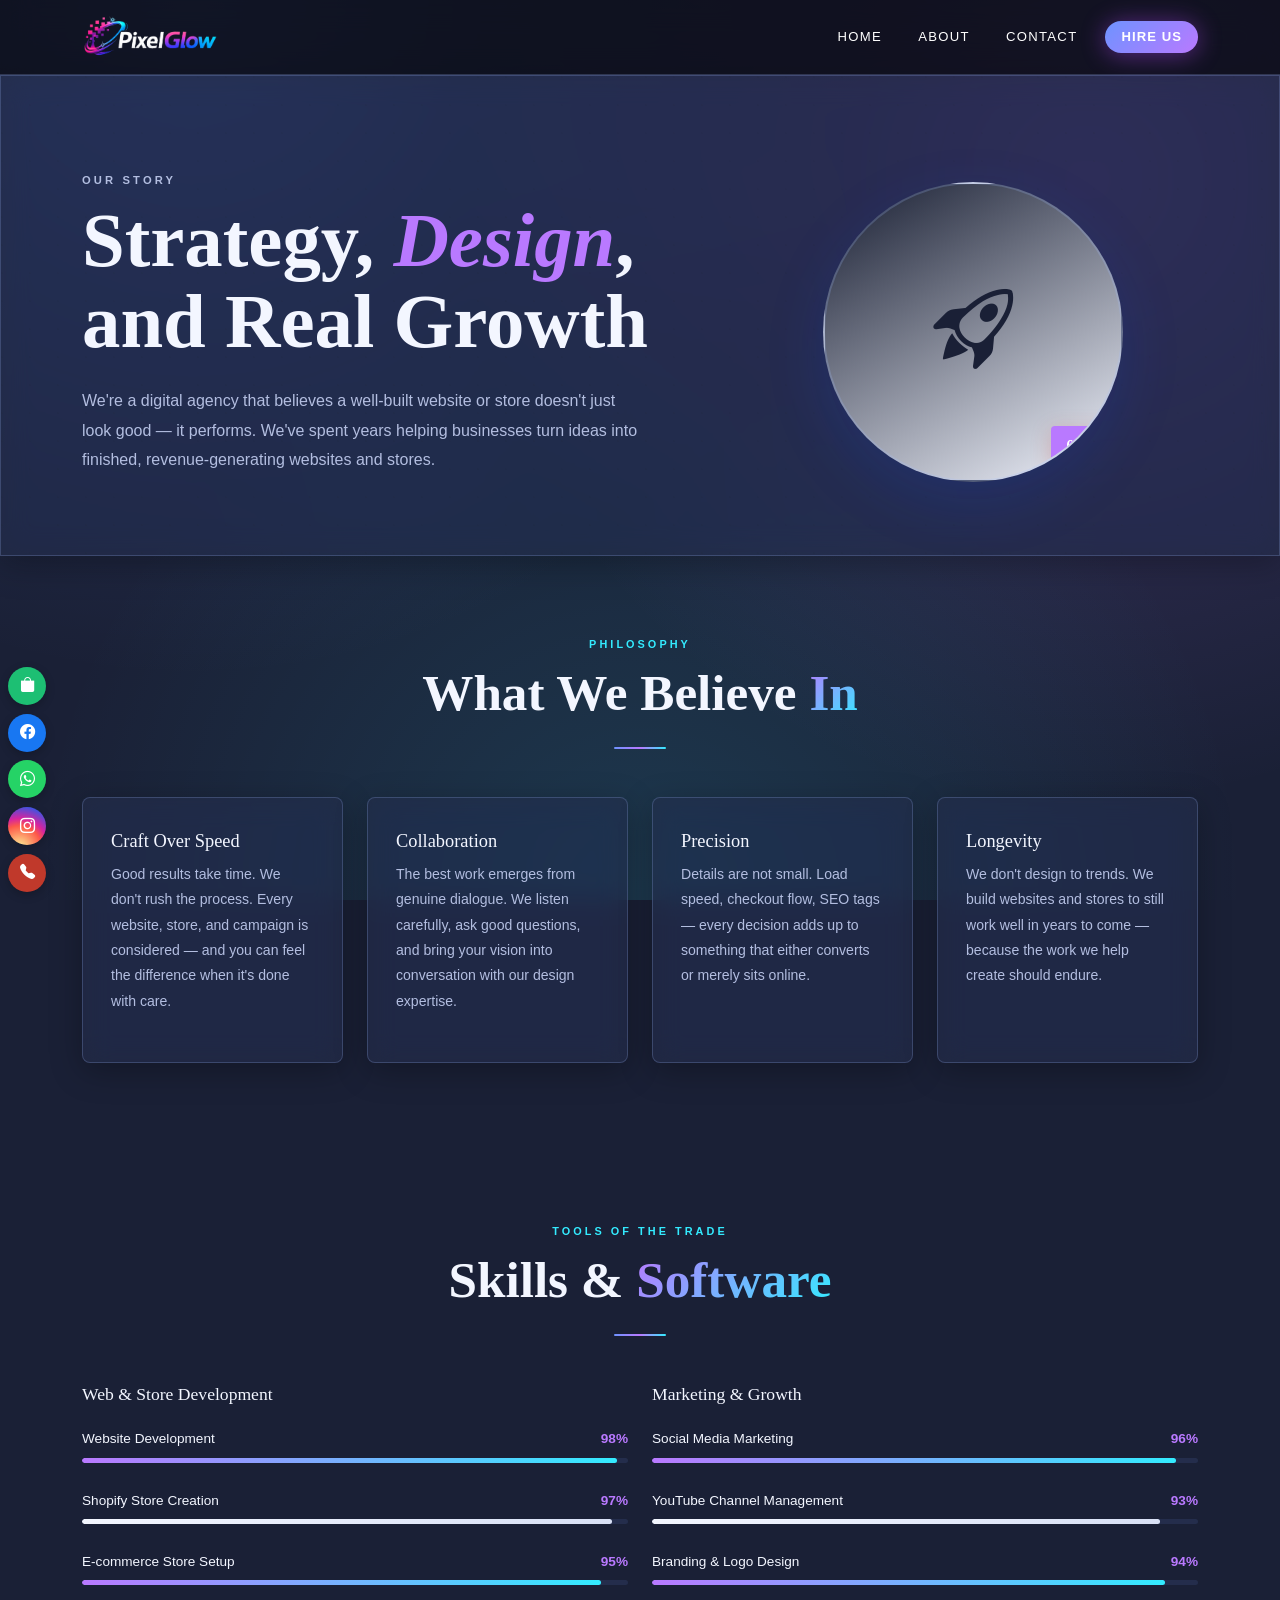
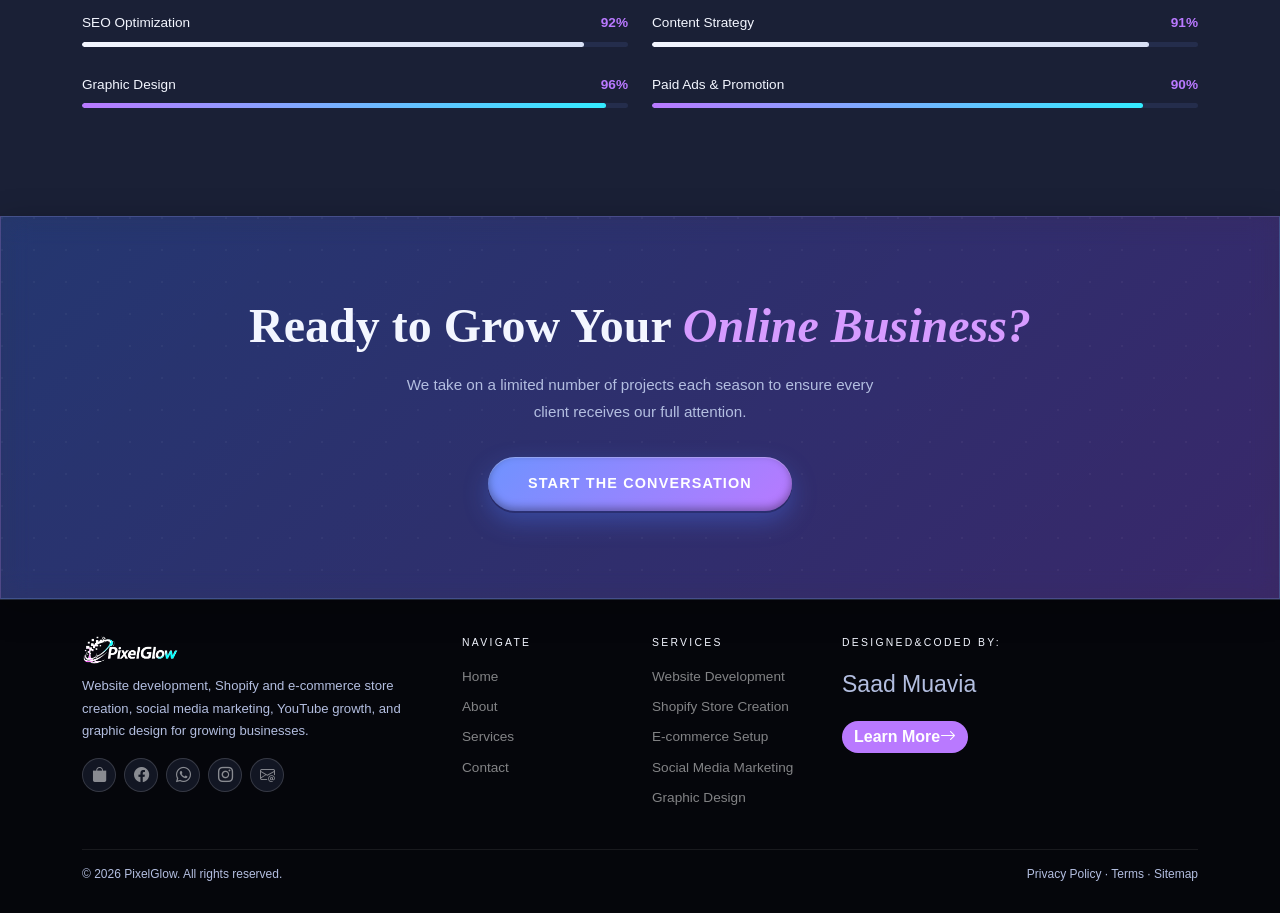
<file: html/about.html>
<!DOCTYPE html>
<html lang="en">
  <head>
  <meta charset="UTF-8" />
  <meta name="viewport" content="width=device-width, initial-scale=1.0" />

  <!-- Primary SEO -->
  <title>About PixelGlow - Web Development & Digital Marketing Agency</title>
  <meta name="description" content="Meet PixelGlow, a digital agency specialising in website development, Shopify and e-commerce store creation, social media marketing, and graphic design." />
  <meta name="keywords" content="digital agency, website development, Shopify store creation, e-commerce development, social media marketing, YouTube channel management, graphic design, SEO services" />
  <meta name="robots" content="index, follow" />
  <meta name="author" content="PixelGlow" />
  <link rel="canonical" href="https://pixelglow.pk/html/about.html" />

  <!-- Open Graph (Facebook, WhatsApp link preview) -->
  <meta property="og:type" content="website" />
  <meta property="og:url" content="https://pixelglow.pk/html/about.html" />
  <meta property="og:title" content="About PixelGlow — Web Development & Digital Marketing Agency" />
  <meta property="og:description" content="Website development, Shopify and e-commerce store creation, social media marketing, YouTube growth, and graphic design." />
  <meta property="og:image" content="https://pixelglow.pk/assets/og-cover.jpg" />
  <meta property="og:image:width" content="1200" />
  <meta property="og:image:height" content="630" />
  <meta property="og:site_name" content="PixelGlow" />
  <meta property="og:locale" content="en_US" />

  <!-- Twitter Card -->
  <meta name="twitter:card" content="summary_large_image" />
  <meta name="twitter:title" content="About PixelGlow — Web Development & Digital Marketing Agency" />
  <meta name="twitter:description" content="Website development, Shopify and e-commerce store creation, social media marketing, YouTube growth, and graphic design." />
  <meta name="twitter:image" content="https://pixelglow.pk/assets/og-cover.jpg" />

  <!-- Schema.org Structured Data (Google rich results) -->
  <script type="application/ld+json">
  {
    "@context": "https://schema.org",
    "@type": "AboutPage",
    "name": "About PixelGlow",
    "description": "PixelGlow is a digital agency specialising in website development, Shopify and e-commerce store creation, social media marketing, YouTube channel management, and graphic design.",
    "url": "https://pixelglow.pk/html/about.html",
    "isPartOf": {
      "@type": "WebSite",
      "name": "PixelGlow",
      "url": "https://pixelglow.pk"
    }
  }
  </script>

  
  <!-- Security Headers -->
  <meta http-equiv="Content-Security-Policy" content="default-src 'self'; script-src 'self' 'unsafe-inline' https://cdn.jsdelivr.net https://unpkg.com; style-src 'self' 'unsafe-inline' https://cdn.jsdelivr.net https://unpkg.com https://fonts.googleapis.com; font-src 'self' https://fonts.gstatic.com https://cdn.jsdelivr.net; img-src 'self' data:; connect-src 'self'; frame-ancestors 'none';"/>
  <meta http-equiv="X-Content-Type-Options" content="nosniff"/>
  <meta http-equiv="X-Frame-Options" content="DENY"/>
  <meta http-equiv="Referrer-Policy" content="strict-origin-when-cross-origin"/>
  <!-- Bootstrap 5 -->
  <link href="https://cdn.jsdelivr.net/npm/bootstrap@5.3.3/dist/css/bootstrap.min.css" rel="stylesheet"/>
  <!-- AOS -->
  <link href="https://unpkg.com/aos@2.3.4/dist/aos.css" rel="stylesheet"/>
  <!-- Google Fonts -->
  <link href="https://fonts.googleapis.com/css2?family=Playfair+Display:ital,wght@0,400;0,700;0,900;1,400;1,700&family=DM+Serif+Display:ital@0;1&family=Inter:wght@300;400;500;600&display=swap" rel="stylesheet"/>
  <!-- Bootstrap Icons -->
  <link href="https://cdn.jsdelivr.net/npm/bootstrap-icons@1.11.3/font/bootstrap-icons.css" rel="stylesheet"/>
  <!-- PixelGlow Styles -->
  <link rel="stylesheet" href="../css/style.css"/>
  <!-- Dark Neon Theme Override -->
  <link rel="stylesheet" href="../css/theme-dark.css"/>
</head>
<body>



<!-- NAVBAR -->
<nav class="navbar navbar-expand-lg">
  <div class="container">
    <a class="navbar-brand" href="../index.html">
      <img src="../images/logo.png" alt="PixelGlow Logo"/>
      
    </a>
     <button class="navbar-toggler border-0" type="button" data-bs-toggle="collapse" data-bs-target="#navMenu">
        <span
          style="color:white;font-size:2rem;background-color:rgb(7, 235, 178);border-radius:50px;padding:0px 10px;display:inline-flex;align-items:center;"><i
            class="bi bi-list"></i></span>
      </button>
    <div class="collapse navbar-collapse" id="navMenu">
      <ul class="navbar-nav ms-auto align-items-center gap-1">
        <li class="nav-item"><a class="nav-link" href="../index.html">Home</a></li>
        <li class="nav-item"><a class="nav-link" href="about.html">About</a></li>
        <li class="nav-item"><a class="nav-link" href="contact.html">Contact</a></li>
        <li class="nav-item ms-2"><a class="nav-link nav-cta" href="contact.html">Hire Us</a></li>
      </ul>
    </div>
  </div>
</nav>

<!-- PAGE HERO -->
<div class="page-hero">
  <div class="page-hero-texture"></div>
  <div class="container position-relative">
    <div class="row align-items-center gy-4">
      <div class="col-lg-7" data-aos="fade-right">
        <p class="page-hero-eyebrow">Our Story</p>
        <h1 class="page-hero-title mb-4">
          Strategy, <em>Design</em>,<br>and Real Growth
        </h1>
        <p class="page-hero-sub">
          We're a digital agency that believes a well-built website or store doesn't just look good — it performs.
          We've spent years helping businesses turn ideas into finished, revenue-generating websites and stores.
        </p>
      </div>
      <div class="col-lg-5 d-flex justify-content-center" data-aos="fade-left">
        <div style="width:300px;height:300px;border-radius:50%;overflow:hidden;border:2px solid var(--border);position:relative;box-shadow:0 20px 60px rgba(11,74,247,.15);display:flex;align-items:center;justify-content:center;background:linear-gradient(150deg,var(--blue-deep),var(--ink));">
          <i class="bi bi-rocket-takeoff" style="font-size:5rem;color:var(--paper);"></i>
          <div style="position:absolute;bottom:14px;right:-12px;background:var(--red-vivid);color:#fff;padding:.6rem 1rem;border-radius:4px;font-family:'Playfair Display',serif;font-weight:700;font-size:.85rem;box-shadow:0 4px 20px rgba(192,57,43,.25);">
            6+ Years
          </div>
        </div>
      </div>
    </div>
  </div>
</div>


<!-- CORE VALUES -->
<section style="padding:5rem 0;background:var(--paper-tint);">
  <div class="container">
    <div class="text-center mb-5" data-aos="fade-up">
      <p class="section-eyebrow">Philosophy</p>
      <h2 class="section-title">What We Believe <span>In</span></h2>
      <div class="divider-line mx-auto"></div>
    </div>
    <div class="row g-4">
      <div class="col-md-6 col-lg-3" data-aos="fade-up" data-aos-delay="0">
        <div class="values-card">
         
          <h4>Craft Over Speed</h4>
          <p>Good results take time. We don't rush the process. Every website, store, and campaign is considered — and you can feel the difference when it's done with care.</p>
        </div>
      </div>
      <div class="col-md-6 col-lg-3" data-aos="fade-up" data-aos-delay="100">
        <div class="values-card">
         
          <h4>Collaboration</h4>
          <p>The best work emerges from genuine dialogue. We listen carefully, ask good questions, and bring your vision into conversation with our design expertise.</p>
        </div>
      </div>
      <div class="col-md-6 col-lg-3" data-aos="fade-up" data-aos-delay="200">
        <div class="values-card">
        
          <h4>Precision</h4>
          <p>Details are not small. Load speed, checkout flow, SEO tags — every decision adds up to something that either converts or merely sits online.</p>
        </div>
      </div>
      <div class="col-md-6 col-lg-3" data-aos="fade-up" data-aos-delay="300">
        <div class="values-card">
         
          <h4>Longevity</h4>
          <p>We don't design to trends. We build websites and stores to still work well in years to come — because the work we help create should endure.</p>
        </div>
      </div>
    </div>
  </div>
</section>

<!-- TOOLS & SOFTWARE -->
<section style="padding:5rem 0;background:var(--paper-tint);">
  <div class="container">
    <div class="text-center mb-5" data-aos="fade-up">
      <p class="section-eyebrow">Tools of the Trade</p>
      <h2 class="section-title">Skills & <span>Software</span></h2>
      <div class="divider-line mx-auto"></div>
    </div>
    <div class="row gy-5">
      <div class="col-lg-6" data-aos="fade-right">
        <h5 style="font-family:'Playfair Display',serif;color:var(--ink);margin-bottom:1.5rem;font-size:1.1rem;">Web &amp; Store Development</h5>
        <div class="skill-row">
          <div class="skill-label"><span>Website Development</span><span>98%</span></div>
          <div class="skill-track"><div class="skill-fill red" data-width="98"></div></div>
        </div>
        <div class="skill-row">
          <div class="skill-label"><span>Shopify Store Creation</span><span>97%</span></div>
          <div class="skill-track"><div class="skill-fill" data-width="97"></div></div>
        </div>
        <div class="skill-row">
          <div class="skill-label"><span>E-commerce Store Setup</span><span>95%</span></div>
          <div class="skill-track"><div class="skill-fill red" data-width="95"></div></div>
        </div>
        <div class="skill-row">
          <div class="skill-label"><span>SEO Optimization</span><span>92%</span></div>
          <div class="skill-track"><div class="skill-fill" data-width="92"></div></div>
        </div>
        <div class="skill-row">
          <div class="skill-label"><span>Graphic Design</span><span>96%</span></div>
          <div class="skill-track"><div class="skill-fill red" data-width="96"></div></div>
        </div>
      </div>
      <div class="col-lg-6" data-aos="fade-left">
        <h5 style="font-family:'Playfair Display',serif;color:var(--ink);margin-bottom:1.5rem;font-size:1.1rem;">Marketing &amp; Growth</h5>
        <div class="skill-row">
          <div class="skill-label"><span>Social Media Marketing</span><span>96%</span></div>
          <div class="skill-track"><div class="skill-fill red" data-width="96"></div></div>
        </div>
        <div class="skill-row">
          <div class="skill-label"><span>YouTube Channel Management</span><span>93%</span></div>
          <div class="skill-track"><div class="skill-fill" data-width="93"></div></div>
        </div>
        <div class="skill-row">
          <div class="skill-label"><span>Branding &amp; Logo Design</span><span>94%</span></div>
          <div class="skill-track"><div class="skill-fill red" data-width="94"></div></div>
        </div>
        <div class="skill-row">
          <div class="skill-label"><span>Content Strategy</span><span>91%</span></div>
          <div class="skill-track"><div class="skill-fill" data-width="91"></div></div>
        </div>
        <div class="skill-row">
          <div class="skill-label"><span>Paid Ads &amp; Promotion</span><span>90%</span></div>
          <div class="skill-track"><div class="skill-fill red" data-width="90"></div></div>
        </div>
      </div>
    </div>
  </div>
</section>



<!-- CTA -->
<div id="cta-band" data-aos="fade-in">
  <div class="container position-relative">
    <h2 class="cta-title mb-3">Ready to Grow Your <em>Online Business?</em></h2>
    <p style="color:rgba(255,255,255,.6);max-width:500px;margin:0 auto 2rem;font-size:.95rem;line-height:1.8;">We take on a limited number of projects each season to ensure every client receives our full attention.</p>
    <a href="contact.html" class="btn-cta-white">Start the Conversation</a>
  </div>
</div>

 <!-- FOOTER -->
<footer>
  <div class="container">
    <div class="row gy-5">
      <div class="col-lg-4">
        <div class="footer-brand">
          <img src="../images/logo.png" alt="PixelGlow"/>
          <span style="font-family:'Playfair Display',serif;font-size:1.4rem;color:var(--paper);"></span>
        </div>
        <p class="footer-desc">Website development, Shopify and e-commerce store creation, social media marketing, YouTube growth, and graphic design for growing businesses.</p>
        <div class="d-flex gap-2 mt-3 flex-wrap">
          <a href="https://www.fiverr.com/s/pd7oVdY" class="social-link" title="Fiverr" target="_blank" rel="noopener"><i class="bi bi-bag-fill"></i></a>
          <a href="https://www.facebook.com/share/1E2JKWezAz/" class="social-link" title="Facebook" target="_blank" rel="noopener"><i class="bi bi-facebook"></i></a>
          <a href="https://wa.me/message/KM3ZIR6MPZVJK1" class="social-link" title="WhatsApp" target="_blank" rel="noopener"><i class="bi bi-whatsapp"></i></a>
          <a href="https://www.instagram.com/pixel_glow72?igsh=eGMzNWhwYndlb2x1" class="social-link" title="Instagram" target="_blank" rel="noopener"><i class="bi bi-instagram"></i></a>
          <a href="mailto:pixelglow72@gmail.com" class="social-link" title="Gmail"><i class="bi bi-envelope-at"></i></a>
        </div>
      </div>
      <div class="col-6 col-lg-2">
        <div class="footer-heading">Navigate</div>
        <ul class="footer-links">
          <li><a href="../index.html">Home</a></li>
          <li><a href="/html/about.html">About</a></li>
          <li><a href="../index.html#services">Services</a></li>
          <li><a href="/html/contact.html">Contact</a></li>
        </ul>
      </div>
      <div class="col-6 col-lg-2">
        <div class="footer-heading">Services</div>
        <ul class="footer-links">
          <li><a href="../index.html#services">Website Development</a></li>
          <li><a href="../index.html#services">Shopify Store Creation</a></li>
          <li><a href="../index.html#services">E-commerce Setup</a></li>
          <li><a href="../index.html#services">Social Media Marketing</a></li>
          <li><a href="../index.html#services">Graphic Design</a></li>
        </ul>
      </div>
       <div class="col-lg-4">
        <div class="footer-heading ">Designed&Coded By:</div>
        <p style="font-size:23px;color:rgba(255, 255, 255, 0.979);line-height:1.8;margin-bottom:1rem;">Saad Muavia</p>
        <div style="display:flex;gap:.5rem;">
         
          <button style="background:var(--red-vivid);border:none;padding:4px 12px;border-radius:999px;cursor:pointer;font-weight:600;transition:background .2s;" onmouseover="this.style.background='#E6706B'" onmouseout="this.style.background='var(--red-vivid)'">
            <a href="https://saadmuavia-dev.github.io/Portofolio/" target="_blank" style="text-decoration: none; color: white;">Learn More<i class="bi bi-arrow-right"></i></a>
          </button>
        </div>
      </div>
    </div>
    <div class="footer-bottom">
      <p>© 2026 PixelGlow. All rights reserved.</p>
   <a href="/html/privacy-policy.html" target="_parent" style="text-decoration: none;">   <p>Privacy Policy · Terms · Sitemap</p></a>
    </div>
  </div>
</footer>

<a href="#" id="back-top"><i class="bi bi-chevron-up"></i></a>

<script src="https://cdn.jsdelivr.net/npm/bootstrap@5.3.3/dist/js/bootstrap.bundle.min.js"></script>
<script src="https://unpkg.com/aos@2.3.4/dist/aos.js"></script>
<script src="../js/main.js"></script>
<script src="../js/protect.js"></script>
<script src="../js/tilt3d.js"></script>
<!-- ===== FIXED SOCIAL BAR ===== -->
<div class="social-bar ">
  <a href="https://www.fiverr.com/s/pd7oVdY" class="sb-fiverr" title="Fiverr" target="_blank" rel="noopener"><i class="bi bi-bag-fill"></i></a>
  <a href="https://www.facebook.com/share/1E2JKWezAz/" class="sb-facebook" title="Facebook" target="_blank" rel="noopener"><i class="bi bi-facebook"></i></a>
  <a href="https://wa.me/message/KM3ZIR6MPZVJK1" class="sb-whatsapp" title="WhatsApp" target="_blank" rel="noopener"><i class="bi bi-whatsapp"></i></a>
  <a href="https://www.instagram.com/pixel_glow72?igsh=eGMzNWhwYndlb2x1" class="sb-instagram" title="Instagram" target="_blank" rel="noopener"><i class="bi bi-instagram"></i></a>
  <a href="tel:+923087800730" class="sb-call" title="Call: +92 308 7800 730"><i class="bi bi-telephone-fill"></i></a>
</div>

</body>
</html>
</file>
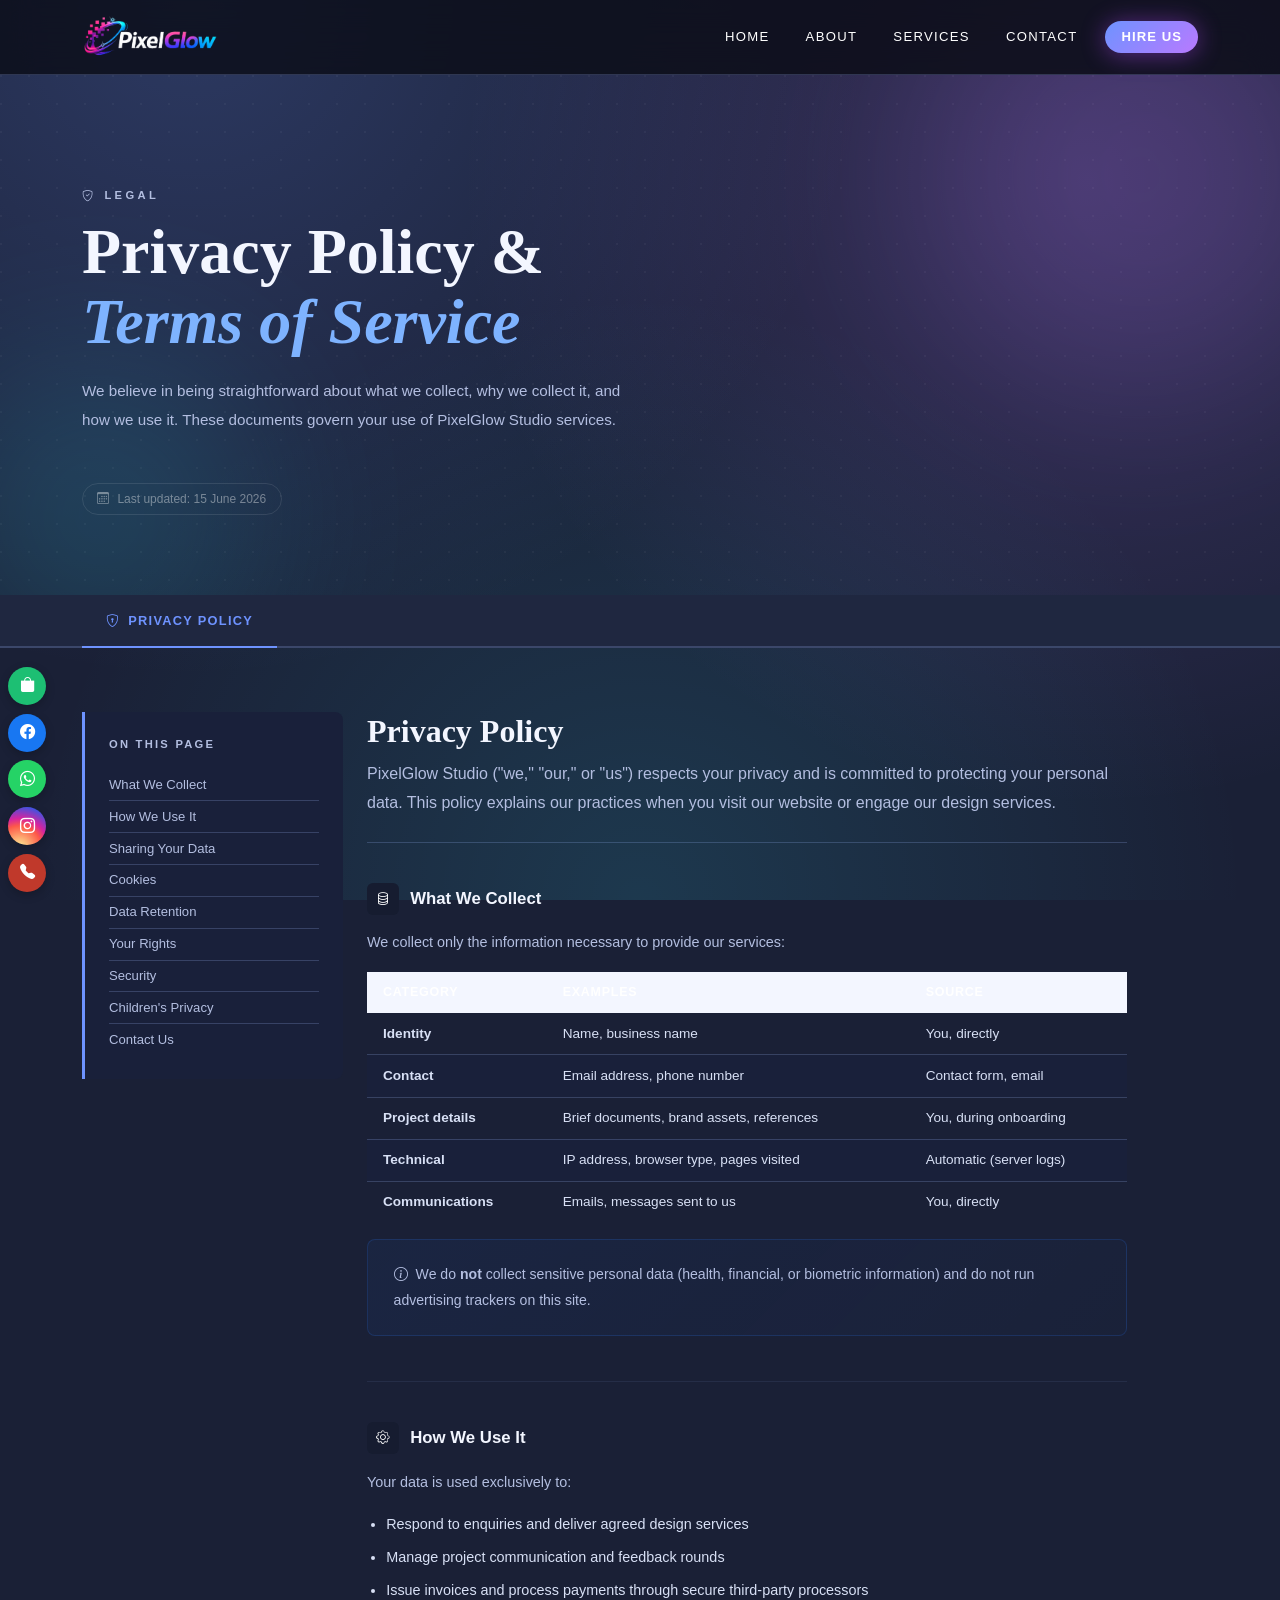
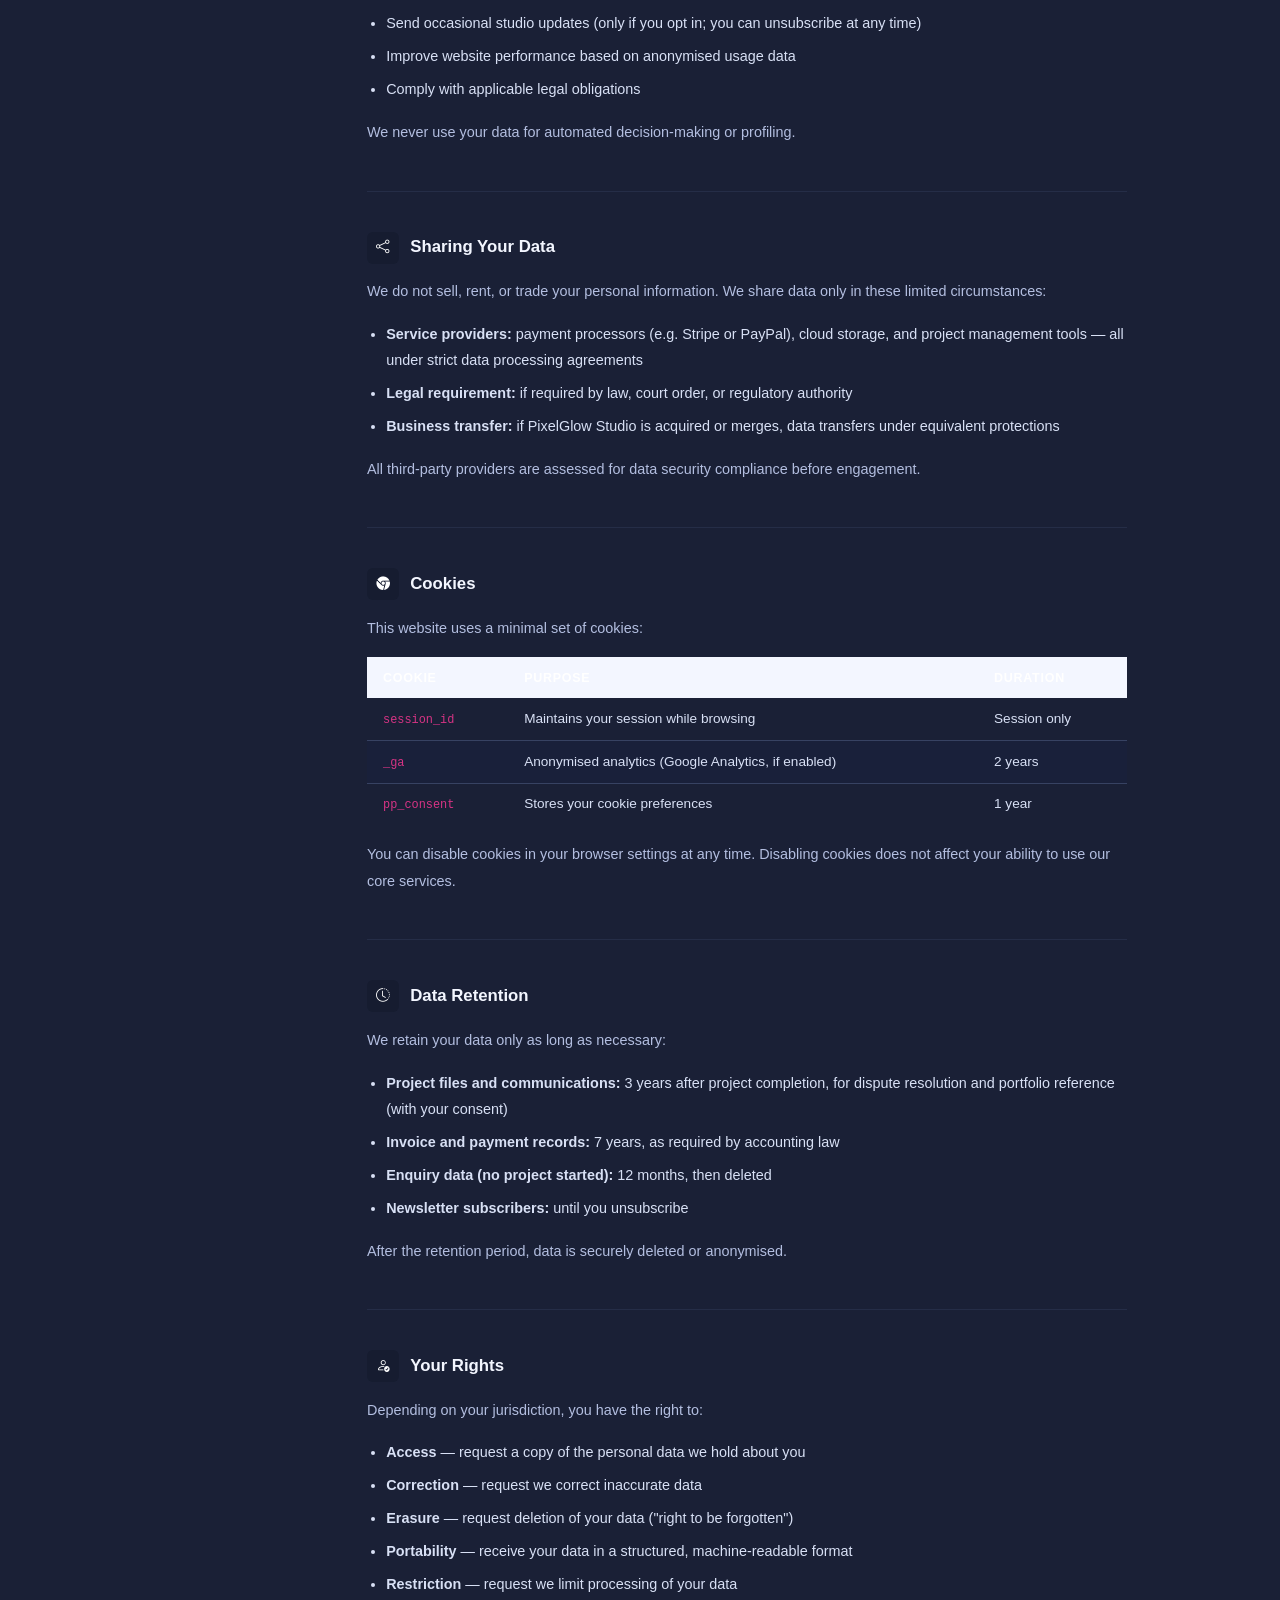
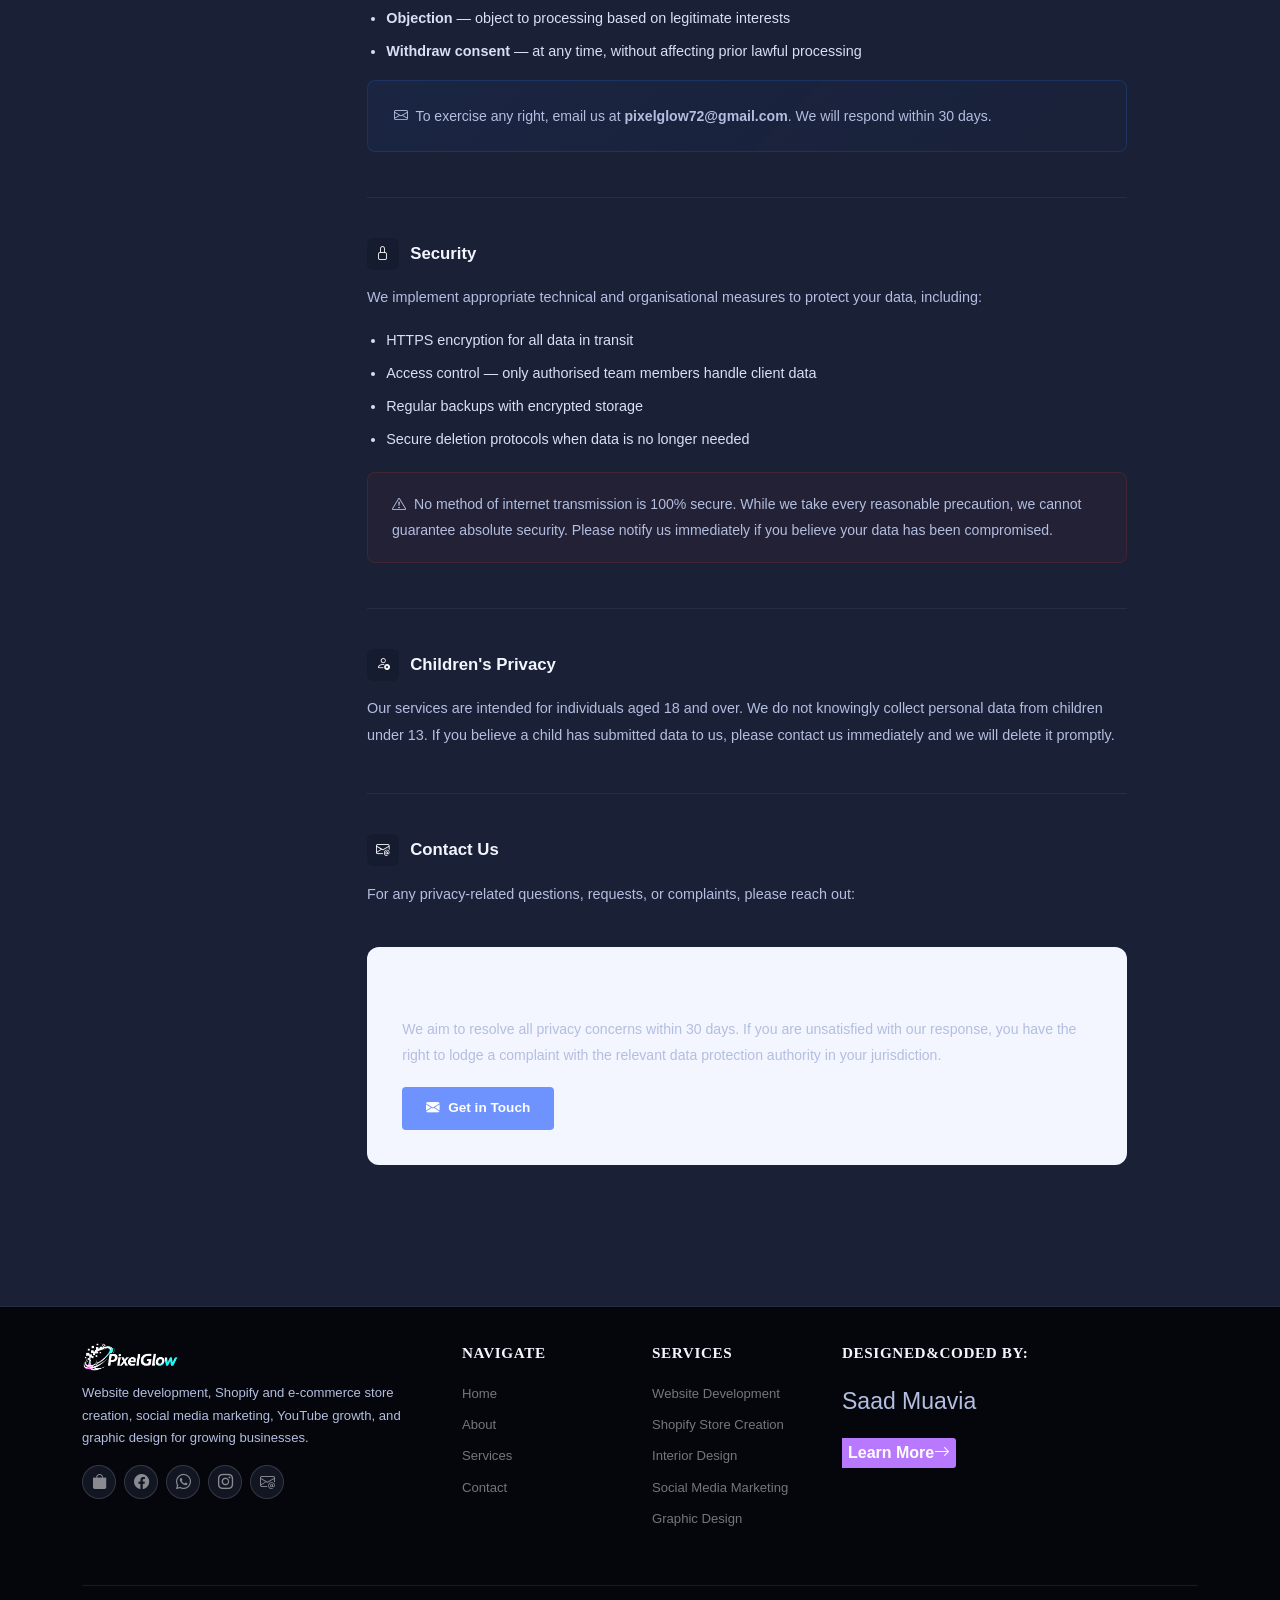
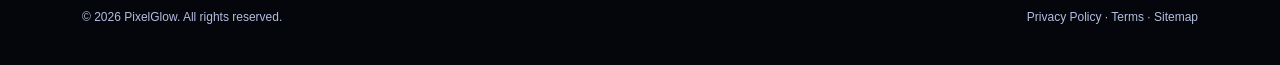
<file: html/privacy-policy.html>
<!DOCTYPE html>
<html lang="en">
<head>
  <meta charset="UTF-8" />
  <meta name="viewport" content="width=device-width, initial-scale=1.0"/>
  <title>Privacy Policy &amp; Terms</title>
  <meta name="description" content="PixelGlow's Privacy Policy and Terms of Service for our website development, Shopify, social media marketing, and graphic design services."/>
  <meta name="keywords" content="privacy policy, terms of service, digital agency terms, PixelGlow policy"/>
  <meta name="robots" content="index, follow"/>
  <meta name="author" content="PixelGlow"/>
  <link rel="canonical" href="https://pixelglow.pk/html/privacy-policy.html"/>

  <!-- Open Graph -->
  <meta property="og:type" content="website"/>
  <meta property="og:url" content="https://pixelglow.pk/html/privacy-policy.html"/>
  <meta property="og:title" content="Privacy Policy & Terms — PixelGlow Studio"/>
  <meta property="og:description" content="PixelGlow's Privacy Policy and Terms of Service for our website development, Shopify, social media marketing, and graphic design services."/>
  <meta property="og:site_name" content="PixelGlow"/>
  <meta property="og:locale" content="en_US"/>
  <meta property="og:image" content="https://pixelglow.pk/assets/og-cover.jpg"/>
  <meta property="og:image:width" content="1200"/>
  <meta property="og:image:height" content="630"/>

  <!-- Twitter Card -->
  <meta name="twitter:card" content="summary"/>
  <meta name="twitter:title" content="Privacy Policy & Terms — PixelGlow Studio"/>
  <meta name="twitter:description" content="PixelGlow Studio's Privacy Policy and Terms of Service."/>
  <meta name="twitter:image" content="https://pixelglow.pk/assets/og-cover.jpg"/>

  <!-- Security Headers -->
  <meta http-equiv="Content-Security-Policy" content="default-src 'self'; script-src 'self' 'unsafe-inline' https://cdn.jsdelivr.net https://unpkg.com; style-src 'self' 'unsafe-inline' https://cdn.jsdelivr.net https://unpkg.com https://fonts.googleapis.com; font-src 'self' https://fonts.gstatic.com https://cdn.jsdelivr.net; img-src 'self' data:; connect-src 'self'; frame-ancestors 'none';"/>
  <meta http-equiv="X-Content-Type-Options" content="nosniff"/>
  <meta http-equiv="X-Frame-Options" content="DENY"/>
  <meta http-equiv="Referrer-Policy" content="strict-origin-when-cross-origin"/>
  <meta http-equiv="Permissions-Policy" content="geolocation=(), microphone=(), camera=()"/>

  <!-- Bootstrap 5 -->
  <link rel="stylesheet" href="../css/bootstrap.min.css"/>
  <!-- AOS -->
  <link rel="stylesheet" href="../css/aos.css"/>
  <!-- Google Fonts -->
  <link href="https://fonts.googleapis.com/css2?family=Playfair+Display:ital,wght@0,400;0,700;0,900;1,400;1,700&family=DM+Serif+Display:ital@0;1&family=Inter:wght@300;400;500;600&display=swap" rel="stylesheet"/>
  <!-- Bootstrap Icons -->
  <link rel="stylesheet" href="../css/bootstrap-icons.css"/>
  <!-- PixelGlow Global Styles -->
  <link rel="stylesheet" href="../css/style.css"/>
  <link rel="stylesheet" href="../css/theme-dark.css"/>

  <style>
    /* ── PAGE HERO ── */
    .pp-hero {
      background: linear-gradient(120deg, #04a1ef 0%, #0519f1 60%, #2979FF 100%);
      padding: 7rem 0 5rem;
      position: relative;
      overflow: hidden;
    }
    .pp-hero::before {
      content: '';
      position: absolute;
      inset: 0;
      background-image: radial-gradient(circle at 1px 1px, rgba(255,255,255,.04) 1px, transparent 0);
      background-size: 28px 28px;
      pointer-events: none;
    }
    .pp-hero-blob {
      position: absolute;
      border-radius: 50%;
      filter: blur(90px);
      opacity: .15;
      pointer-events: none;
    }
    .pp-hero-blob-1 { width: 440px; height: 440px; background: var(--red-vivid); top: -120px; right: -80px; }
    .pp-hero-blob-2 { width: 320px; height: 320px; background: var(--gold); bottom: -80px; left: -60px; }
    .pp-eyebrow {
      font-size: .7rem;
      letter-spacing: .3em;
      text-transform: uppercase;
      color: var(--red-light);
      font-weight: 700;
      margin-bottom: .8rem;
    }
    .pp-hero-title {
      font-family: 'Playfair Display', serif;
      font-size: clamp(2.4rem, 5vw, 4.2rem);
      font-weight: 900;
      color: #fff;
      line-height: 1.1;
    }
    .pp-hero-title em { font-style: italic; color: #7eb3ff; }
    .pp-hero-sub {
      font-size: .95rem;
      color: rgba(255,255,255,.55);
      font-weight: 300;
      line-height: 1.9;
      max-width: 540px;
      margin-top: 1.2rem;
    }
    .pp-updated {
      display: inline-flex;
      align-items: center;
      gap: .5rem;
      font-size: .75rem;
      color: rgba(255,255,255,.4);
      margin-top: 2rem;
      border: 1px solid rgba(255,255,255,.1);
      padding: .4rem .9rem;
      border-radius: 50px;
    }

    /* ── STICKY TAB NAV ── */
    .pp-tab-nav {
      background: var(--paper-warm);
      border-bottom: 2px solid var(--border);
      position: sticky;
      top: 62px;
      z-index: 900;
    }
    .pp-tab-nav .nav-link {
      font-size: .8rem;
      font-weight: 600;
      letter-spacing: .1em;
      text-transform: uppercase;
      color: var(--muted);
      padding: 1rem 1.5rem;
      border: none;
      border-bottom: 2px solid transparent;
      margin-bottom: -2px;
      border-radius: 0;
      transition: color .2s, border-color .2s;
      background: none;
    }
    .pp-tab-nav .nav-link:hover { color: var(--ink); }
    .pp-tab-nav .nav-link.active {
      color: var(--blue-bright);
      border-bottom-color: var(--blue-bright);
      background: none;
    }

    /* ── CONTENT LAYOUT ── */
    .pp-body {
      background: var(--paper-warm);
      padding: 4rem 0 6rem;
    }
    .pp-sidebar {
      position: sticky;
      top: 120px;
      align-self: flex-start;
    }
    .pp-toc {
      background: var(--paper-tint);
      border-left: 3px solid var(--blue-bright);
      padding: 1.5rem;
      border-radius: 0 8px 8px 0;
    }
    .pp-toc-title {
      font-size: .7rem;
      letter-spacing: .2em;
      text-transform: uppercase;
      font-weight: 700;
      color: var(--muted);
      margin-bottom: 1rem;
    }
    .pp-toc a {
      display: block;
      font-size: .82rem;
      color: var(--muted);
      text-decoration: none;
      padding: .35rem 0;
      border-bottom: 1px solid var(--border);
      transition: color .2s, padding-left .2s;
    }
    .pp-toc a:last-child { border-bottom: none; }
    .pp-toc a:hover { color: var(--blue-bright); padding-left: 6px; }
    .pp-toc a.active { color: var(--blue-bright); font-weight: 600; }

    /* ── SECTIONS ── */
    .pp-section {
      display: none;
    }
    .pp-section.active {
      display: block;
    }
    .pp-article {
      max-width: 760px;
    }
    .pp-section-title {
      font-family: 'Playfair Display', serif;
      font-size: 2rem;
      font-weight: 700;
      color: var(--ink);
      margin-bottom: .5rem;
    }
    .pp-section-lead {
      font-size: 1rem;
      color: var(--muted);
      line-height: 1.85;
      margin-bottom: 2.5rem;
      border-bottom: 1px solid var(--border);
      padding-bottom: 1.5rem;
    }
    .pp-block {
      margin-bottom: 2.8rem;
      scroll-margin-top: 140px;
    }
    .pp-block-title {
      font-size: 1.05rem;
      font-weight: 700;
      color: var(--ink);
      display: flex;
      align-items: center;
      gap: .7rem;
      margin-bottom: .9rem;
    }
    .pp-block-icon {
      width: 32px;
      height: 32px;
      background: var(--blue-deep);
      color: #fff;
      border-radius: 6px;
      display: flex;
      align-items: center;
      justify-content: center;
      font-size: .85rem;
      flex-shrink: 0;
    }
    .pp-block p,
    .pp-block li {
      font-size: .9rem;
      color: var(--ink-soft);
      line-height: 1.85;
    }
    .pp-block ul {
      padding-left: 1.2rem;
      margin-top: .5rem;
    }
    .pp-block ul li { margin-bottom: .4rem; }

    /* ── HIGHLIGHT BOX ── */
    .pp-highlight {
      background: linear-gradient(135deg, rgba(41,121,255,.06) 0%, rgba(41,121,255,.02) 100%);
      border: 1px solid rgba(41,121,255,.18);
      border-radius: 8px;
      padding: 1.4rem 1.6rem;
      margin: 1.5rem 0;
    }
    .pp-highlight p {
      font-size: .88rem;
      color: var(--blue-deep);
      margin: 0;
      line-height: 1.8;
    }
    .pp-warning {
      background: rgba(192,57,43,.05);
      border: 1px solid rgba(192,57,43,.2);
      border-radius: 8px;
      padding: 1.2rem 1.5rem;
      margin: 1.2rem 0;
    }
    .pp-warning p { font-size: .88rem; color: #8b2012; margin: 0; line-height: 1.8; }

    /* ── TABLE ── */
    .pp-table {
      width: 100%;
      border-collapse: collapse;
      margin: 1rem 0;
      font-size: .85rem;
    }
    .pp-table th {
      background: var(--ink);
      color: #fff;
      padding: .7rem 1rem;
      text-align: left;
      font-weight: 600;
      font-size: .78rem;
      letter-spacing: .06em;
      text-transform: uppercase;
    }
    .pp-table td {
      padding: .65rem 1rem;
      border-bottom: 1px solid var(--border);
      color: var(--ink-soft);
      vertical-align: top;
    }
    .pp-table tr:last-child td { border-bottom: none; }
    .pp-table tr:nth-child(even) td { background: var(--paper-tint); }

    /* ── CONTACT CARD ── */
    .pp-contact-card {
      background: var(--ink);
      color: #fff;
      border-radius: 12px;
      padding: 2.2rem;
      margin-top: 2.5rem;
    }
    .pp-contact-card h4 {
      font-family: 'Playfair Display', serif;
      font-size: 1.4rem;
      font-weight: 700;
      margin-bottom: .5rem;
    }
    .pp-contact-card p { font-size: .88rem; color: rgba(255,255,255,.55); line-height: 1.8; margin-bottom: 1.2rem; }
    .pp-contact-card a {
      display: inline-flex;
      align-items: center;
      gap: .5rem;
      background: var(--blue-bright);
      color: #fff;
      padding: .7rem 1.5rem;
      border-radius: 4px;
      text-decoration: none;
      font-size: .85rem;
      font-weight: 600;
      transition: background .2s;
    }
    .pp-contact-card a:hover { background: #1a66e0; }

    /* ── DIVIDER ── */
    .pp-divider {
      border: none;
      border-top: 1px solid var(--border-med);
      margin: 2.5rem 0;
    }

    /* ── FOOTER (same as site) ── */
    footer.site-footer {
      background: var(--ink);
      color: rgba(255,255,255,.7);
      padding: 4rem 0 0;
    }
    .footer-heading {
      font-family: 'Playfair Display', serif;
      font-size: .95rem;
      color: #fff;
      font-weight: 700;
      margin-bottom: 1rem;
      letter-spacing: .04em;
    }
    .footer-links { list-style: none; padding: 0; margin: 0; }
    .footer-links li { margin-bottom: .45rem; }
    .footer-links a { color: rgba(255,255,255,.45); font-size: .82rem; text-decoration: none; transition: color .2s; }
    .footer-links a:hover { color: #fff; }
    .footer-bottom {
      border-top: 1px solid rgba(255,255,255,.08);
      padding: 1.4rem 0;
      margin-top: 3rem;
      display: flex;
      justify-content: space-between;
      align-items: center;
      flex-wrap: wrap;
      gap: .5rem;
      font-size: .78rem;
      color: rgba(255,255,255,.3);
    }
    .footer-bottom a { color: rgba(255,255,255,.4); text-decoration: none; transition: color .2s; }
    .footer-bottom a:hover { color: #fff; }
    .form-control-dark {
      background: rgba(255,255,255,.06);
      border: 1px solid rgba(255,255,255,.1);
      color: #fff;
      padding: .75rem 1rem;
      font-size: .85rem;
      flex: 1;
      outline: none;
    }
    .form-control-dark::placeholder { color: rgba(255,255,255,.3); }
    .form-control-dark:focus { border-color: rgba(255,255,255,.3); background: rgba(255,255,255,.1); }

    /* back to top */
    #back-top {
      position: fixed; bottom: 2rem; right: 2rem;
      width: 40px; height: 40px;
      background: var(--ink); color: #fff;
      border-radius: 50%;
      display: flex; align-items: center; justify-content: center;
      font-size: 1rem; text-decoration: none;
      box-shadow: 0 4px 14px rgba(0,0,0,.2);
      opacity: 0; transition: opacity .3s;
      z-index: 999;
    }
    #back-top.visible { opacity: 1; }
  </style>
</head>
<body>



<!-- ============ NAVBAR ============ -->
<nav class="navbar navbar-expand-lg">
  <div class="container">
    <a class="navbar-brand" href="../index.html">
      <img src="../images/logo.png" alt="PixelGlow Logo"/>
    </a>
     <button class="navbar-toggler border-0" type="button" data-bs-toggle="collapse" data-bs-target="#navMenu">
        <span
          style="color:white;font-size:2rem;background-color:rgb(7, 235, 178);border-radius:50px;padding:0px 10px;display:inline-flex;align-items:center;"><i
            class="bi bi-list"></i></span>
      </button>
    <div class="collapse navbar-collapse" id="navMenu">
      <ul class="navbar-nav ms-auto align-items-center gap-1">
        <li class="nav-item"><a class="nav-link" href="../index.html">Home</a></li>
        <li class="nav-item"><a class="nav-link" href="about.html">About</a></li>
        <li class="nav-item"><a class="nav-link" href="../index.html#services">Services</a></li>
        <li class="nav-item"><a class="nav-link" href="contact.html">Contact</a></li>
        <li class="nav-item ms-2"><a class="nav-link nav-cta" href="contact.html">Hire Us</a></li>
      </ul>
    </div>
  </div>
</nav>

<!-- ============ PAGE HERO ============ -->
<section class="pp-hero">
  <div class="pp-hero-blob pp-hero-blob-1"></div>
  <div class="pp-hero-blob pp-hero-blob-2"></div>
  <div class="container position-relative">
    <div class="row">
      <div class="col-lg-8" data-aos="fade-up">
        <p class="pp-eyebrow"><i class="bi bi-shield-check me-2"></i>Legal</p>
        <h1 class="pp-hero-title">Privacy Policy &amp;<br><em>Terms of Service</em></h1>
        <p class="pp-hero-sub">We believe in being straightforward about what we collect, why we collect it, and how we use it. These documents govern your use of PixelGlow Studio services.</p>
        <span class="pp-updated">
          <i class="bi bi-calendar3"></i>
          Last updated: 15 June 2026
        </span>
      </div>
    </div>
  </div>
</section>

<!-- ============ TAB NAV ============ -->
<div class="pp-tab-nav">
  <div class="container">
    <ul class="nav" id="ppTabs">
      <li class="nav-item">
        <button class="nav-link active" data-target="privacy">
          <i class="bi bi-shield-lock me-2"></i>Privacy Policy
        </button>
      </li>
     
    </ul>
  </div>
</div>

<!-- ============ CONTENT ============ -->
<section class="pp-body">
  <div class="container">
    <div class="row gap-lg-0 gap-4">

      <!-- SIDEBAR (ToC) -->
      <div class="col-lg-3 order-lg-0 order-1">
        <div class="pp-sidebar">
          <div class="pp-toc" id="tocPrivacy">
            <p class="pp-toc-title">On this page</p>
            <a href="#priv-collect" class="toc-link">What We Collect</a>
            <a href="#priv-use" class="toc-link">How We Use It</a>
            <a href="#priv-share" class="toc-link">Sharing Your Data</a>
            <a href="#priv-cookies" class="toc-link">Cookies</a>
            <a href="#priv-retention" class="toc-link">Data Retention</a>
            <a href="#priv-rights" class="toc-link">Your Rights</a>
            <a href="#priv-security" class="toc-link">Security</a>
            <a href="#priv-children" class="toc-link">Children's Privacy</a>
            <a href="#priv-contact" class="toc-link">Contact Us</a>
          </div>
          <div class="pp-toc d-none" id="tocTerms">
            <p class="pp-toc-title">On this page</p>
            <a href="#terms-agreement" class="toc-link">Agreement</a>
            <a href="#terms-services" class="toc-link">Our Services</a>
            <a href="#terms-ip" class="toc-link">Intellectual Property</a>
            <a href="#terms-payment" class="toc-link">Payment & Fees</a>
            <a href="#terms-revisions" class="toc-link">Revisions</a>
            <a href="#terms-liability" class="toc-link">Limitation of Liability</a>
            <a href="#terms-termination" class="toc-link">Termination</a>
            <a href="#terms-governing" class="toc-link">Governing Law</a>
          </div>
        </div>
      </div>

      <!-- MAIN CONTENT -->
      <div class="col-lg-9">

        <!-- ======= PRIVACY POLICY ======= -->
        <div class="pp-section active" id="privacy">
          <div class="pp-article" data-aos="fade-up">
            <h2 class="pp-section-title">Privacy Policy</h2>
            <p class="pp-section-lead">PixelGlow Studio ("we," "our," or "us") respects your privacy and is committed to protecting your personal data. This policy explains our practices when you visit our website or engage our design services.</p>

            <div class="pp-block" id="priv-collect">
              <h3 class="pp-block-title">
                <span class="pp-block-icon"><i class="bi bi-database"></i></span>
                What We Collect
              </h3>
              <p>We collect only the information necessary to provide our services:</p>
              <table class="pp-table mt-3">
                <thead>
                  <tr>
                    <th>Category</th>
                    <th>Examples</th>
                    <th>Source</th>
                  </tr>
                </thead>
                <tbody>
                  <tr>
                    <td><strong>Identity</strong></td>
                    <td>Name, business name</td>
                    <td>You, directly</td>
                  </tr>
                  <tr>
                    <td><strong>Contact</strong></td>
                    <td>Email address, phone number</td>
                    <td>Contact form, email</td>
                  </tr>
                  <tr>
                    <td><strong>Project details</strong></td>
                    <td>Brief documents, brand assets, references</td>
                    <td>You, during onboarding</td>
                  </tr>
                  <tr>
                    <td><strong>Technical</strong></td>
                    <td>IP address, browser type, pages visited</td>
                    <td>Automatic (server logs)</td>
                  </tr>
                  <tr>
                    <td><strong>Communications</strong></td>
                    <td>Emails, messages sent to us</td>
                    <td>You, directly</td>
                  </tr>
                </tbody>
              </table>
              <div class="pp-highlight mt-3">
                <p><i class="bi bi-info-circle me-2"></i>We do <strong>not</strong> collect sensitive personal data (health, financial, or biometric information) and do not run advertising trackers on this site.</p>
              </div>
            </div>

            <hr class="pp-divider"/>

            <div class="pp-block" id="priv-use">
              <h3 class="pp-block-title">
                <span class="pp-block-icon"><i class="bi bi-gear"></i></span>
                How We Use It
              </h3>
              <p>Your data is used exclusively to:</p>
              <ul>
                <li>Respond to enquiries and deliver agreed design services</li>
                <li>Manage project communication and feedback rounds</li>
                <li>Issue invoices and process payments through secure third-party processors</li>
                <li>Send occasional studio updates (only if you opt in; you can unsubscribe at any time)</li>
                <li>Improve website performance based on anonymised usage data</li>
                <li>Comply with applicable legal obligations</li>
              </ul>
              <p class="mt-3">We never use your data for automated decision-making or profiling.</p>
            </div>

            <hr class="pp-divider"/>

            <div class="pp-block" id="priv-share">
              <h3 class="pp-block-title">
                <span class="pp-block-icon"><i class="bi bi-share"></i></span>
                Sharing Your Data
              </h3>
              <p>We do not sell, rent, or trade your personal information. We share data only in these limited circumstances:</p>
              <ul>
                <li><strong>Service providers:</strong> payment processors (e.g. Stripe or PayPal), cloud storage, and project management tools — all under strict data processing agreements</li>
                <li><strong>Legal requirement:</strong> if required by law, court order, or regulatory authority</li>
                <li><strong>Business transfer:</strong> if PixelGlow Studio is acquired or merges, data transfers under equivalent protections</li>
              </ul>
              <p class="mt-2">All third-party providers are assessed for data security compliance before engagement.</p>
            </div>

            <hr class="pp-divider"/>

            <div class="pp-block" id="priv-cookies">
              <h3 class="pp-block-title">
                <span class="pp-block-icon"><i class="bi bi-browser-chrome"></i></span>
                Cookies
              </h3>
              <p>This website uses a minimal set of cookies:</p>
              <table class="pp-table mt-2">
                <thead>
                  <tr><th>Cookie</th><th>Purpose</th><th>Duration</th></tr>
                </thead>
                <tbody>
                  <tr>
                    <td><code>session_id</code></td>
                    <td>Maintains your session while browsing</td>
                    <td>Session only</td>
                  </tr>
                  <tr>
                    <td><code>_ga</code></td>
                    <td>Anonymised analytics (Google Analytics, if enabled)</td>
                    <td>2 years</td>
                  </tr>
                  <tr>
                    <td><code>pp_consent</code></td>
                    <td>Stores your cookie preferences</td>
                    <td>1 year</td>
                  </tr>
                </tbody>
              </table>
              <p class="mt-2">You can disable cookies in your browser settings at any time. Disabling cookies does not affect your ability to use our core services.</p>
            </div>

            <hr class="pp-divider"/>

            <div class="pp-block" id="priv-retention">
              <h3 class="pp-block-title">
                <span class="pp-block-icon"><i class="bi bi-clock-history"></i></span>
                Data Retention
              </h3>
              <p>We retain your data only as long as necessary:</p>
              <ul>
                <li><strong>Project files and communications:</strong> 3 years after project completion, for dispute resolution and portfolio reference (with your consent)</li>
                <li><strong>Invoice and payment records:</strong> 7 years, as required by accounting law</li>
                <li><strong>Enquiry data (no project started):</strong> 12 months, then deleted</li>
                <li><strong>Newsletter subscribers:</strong> until you unsubscribe</li>
              </ul>
              <p class="mt-2">After the retention period, data is securely deleted or anonymised.</p>
            </div>

            <hr class="pp-divider"/>

            <div class="pp-block" id="priv-rights">
              <h3 class="pp-block-title">
                <span class="pp-block-icon"><i class="bi bi-person-check"></i></span>
                Your Rights
              </h3>
              <p>Depending on your jurisdiction, you have the right to:</p>
              <ul>
                <li><strong>Access</strong> — request a copy of the personal data we hold about you</li>
                <li><strong>Correction</strong> — request we correct inaccurate data</li>
                <li><strong>Erasure</strong> — request deletion of your data ("right to be forgotten")</li>
                <li><strong>Portability</strong> — receive your data in a structured, machine-readable format</li>
                <li><strong>Restriction</strong> — request we limit processing of your data</li>
                <li><strong>Objection</strong> — object to processing based on legitimate interests</li>
                <li><strong>Withdraw consent</strong> — at any time, without affecting prior lawful processing</li>
              </ul>
              <div class="pp-highlight mt-3">
                <p><i class="bi bi-envelope me-2"></i>To exercise any right, email us at <strong>pixelglow72@gmail.com</strong>. We will respond within 30 days.</p>
              </div>
            </div>

            <hr class="pp-divider"/>

            <div class="pp-block" id="priv-security">
              <h3 class="pp-block-title">
                <span class="pp-block-icon"><i class="bi bi-lock"></i></span>
                Security
              </h3>
              <p>We implement appropriate technical and organisational measures to protect your data, including:</p>
              <ul>
                <li>HTTPS encryption for all data in transit</li>
                <li>Access control — only authorised team members handle client data</li>
                <li>Regular backups with encrypted storage</li>
                <li>Secure deletion protocols when data is no longer needed</li>
              </ul>
              <div class="pp-warning">
                <p><i class="bi bi-exclamation-triangle me-2"></i>No method of internet transmission is 100% secure. While we take every reasonable precaution, we cannot guarantee absolute security. Please notify us immediately if you believe your data has been compromised.</p>
              </div>
            </div>

            <hr class="pp-divider"/>

            <div class="pp-block" id="priv-children">
              <h3 class="pp-block-title">
                <span class="pp-block-icon"><i class="bi bi-person-x"></i></span>
                Children's Privacy
              </h3>
              <p>Our services are intended for individuals aged 18 and over. We do not knowingly collect personal data from children under 13. If you believe a child has submitted data to us, please contact us immediately and we will delete it promptly.</p>
            </div>

            <hr class="pp-divider"/>

            <div class="pp-block" id="priv-contact">
              <h3 class="pp-block-title">
                <span class="pp-block-icon"><i class="bi bi-envelope-at"></i></span>
                Contact Us
              </h3>
              <p>For any privacy-related questions, requests, or complaints, please reach out:</p>
              <div class="pp-contact-card">
                <h4>PixelGlow Studio</h4>
                <p>We aim to resolve all privacy concerns within 30 days. If you are unsatisfied with our response, you have the right to lodge a complaint with the relevant data protection authority in your jurisdiction.</p>
                <a href="contact.html"><i class="bi bi-envelope-fill"></i> Get in Touch</a>
              </div>
            </div>
          </div>
        </div>

        <!-- ======= TERMS OF SERVICE ======= -->
        <div class="pp-section" id="terms">
          <div class="pp-article" data-aos="fade-up">
            <h2 class="pp-section-title">Terms of Service</h2>
            <p class="pp-section-lead">These Terms govern your engagement with PixelGlow Agency for website development, Shopify/e-commerce, social media marketing, and related digital services. By commissioning work or using this website, you accept these terms.</p>

            <div class="pp-block" id="terms-agreement">
              <h3 class="pp-block-title">
                <span class="pp-block-icon"><i class="bi bi-handshake"></i></span>
                Agreement
              </h3>
              <p>A contract between you ("Client") and PixelGlow Studio ("Studio") is formed when:</p>
              <ul>
                <li>You accept a written project proposal or quote, or</li>
                <li>You make a deposit payment, or</li>
                <li>You provide written confirmation of project commencement</li>
              </ul>
              <p class="mt-2">These Terms form part of every project agreement unless expressly modified in writing by both parties.</p>
            </div>

            <hr class="pp-divider"/>

            <div class="pp-block" id="terms-services">
              <h3 class="pp-block-title">
                <span class="pp-block-icon"><i class="bi bi-palette"></i></span>
                Our Services
              </h3>
              <p>PixelGlow Studio provides creative and production services including but not limited to:</p>
              <ul>
                <li>Website development and design</li>
                <li>Shopify and e-commerce store creation</li>
                <li>Social media marketing and YouTube channel management</li>
                <li>Graphic design, branding, and SEO optimization</li>
              </ul>
              <p class="mt-2">The specific scope, deliverables, timeline, and pricing are defined in each individual project proposal. Anything outside the agreed scope is subject to additional fees and written agreement.</p>
              <div class="pp-highlight mt-3">
                <p><i class="bi bi-info-circle me-2"></i>The Studio reserves the right to decline any project at its sole discretion, including projects that conflict with our values or capacity.</p>
              </div>
            </div>

            <hr class="pp-divider"/>

            <div class="pp-block" id="terms-ip">
              <h3 class="pp-block-title">
                <span class="pp-block-icon"><i class="bi bi-award"></i></span>
                Intellectual Property
              </h3>
              <p><strong>Before full payment:</strong> All work created by PixelGlow Studio remains the intellectual property of the Studio. Previews and drafts may not be used commercially.</p>
              <p class="mt-2"><strong>After full payment:</strong> The Client receives a licence to use the final agreed deliverables for the purposes specified in the project brief. Unless a full IP transfer is explicitly purchased and noted in the proposal, the Studio retains the underlying copyright.</p>
              <ul class="mt-2">
                <li>The Studio retains the right to display all work in its portfolio, on social media, and in marketing materials, unless confidentiality is explicitly agreed in writing</li>
                <li>The Client may not resell, sublicense, or transfer the work to third parties without prior written consent</li>
                <li>Source files are only provided if explicitly included in the proposal</li>
              </ul>
            </div>

            <hr class="pp-divider"/>

            <div class="pp-block" id="terms-payment">
              <h3 class="pp-block-title">
                <span class="pp-block-icon"><i class="bi bi-credit-card"></i></span>
                Payment &amp; Fees
              </h3>
              <ul>
                <li><strong>Deposit:</strong> 50% of the project fee is due before work commences</li>
                <li><strong>Final payment:</strong> the remaining 50% is due before delivery of final files</li>
                <li><strong>Late payment:</strong> invoices unpaid within 14 days of the due date incur a 5% late fee per 30-day period</li>
                <li><strong>Cancellation:</strong> the deposit is non-refundable if the Client cancels after work has commenced</li>
                <li><strong>Currencies:</strong> all prices are in USD unless otherwise stated in the proposal</li>
              </ul>
              <div class="pp-warning mt-3">
                <p><i class="bi bi-exclamation-triangle me-2"></i>Work will pause if payment is overdue by more than 14 days. The Studio is not liable for delays caused by late payment.</p>
              </div>
            </div>

            <hr class="pp-divider"/>

            <div class="pp-block" id="terms-revisions">
              <h3 class="pp-block-title">
                <span class="pp-block-icon"><i class="bi bi-arrow-repeat"></i></span>
                Revisions
              </h3>
              <p>Each project proposal specifies the number of included revision rounds. Our standard packages include:</p>
              <table class="pp-table mt-2">
                <thead>
                  <tr><th>Service Type</th><th>Included Rounds</th><th>Additional Round</th></tr>
                </thead>
                <tbody>
                  <tr><td>Website Development</td><td>2 rounds</td><td>$50/round</td></tr>
                  <tr><td>Shopify / E-commerce Store</td><td>2 rounds</td><td>$60/round</td></tr>
                  <tr><td>Graphic Design / Branding</td><td>2 rounds</td><td>$40/round</td></tr>
                  <tr><td>Illustrator / Photoshop Editing</td><td>3 rounds</td><td>$50/round</td></tr>
                </tbody>
              </table>
              <p class="mt-2">A "revision" means changes within the original agreed brief. A change of direction or new concept is treated as a new project phase and quoted separately.</p>
            </div>

            <hr class="pp-divider"/>

            <div class="pp-block" id="terms-liability">
              <h3 class="pp-block-title">
                <span class="pp-block-icon"><i class="bi bi-shield-exclamation"></i></span>
                Limitation of Liability
              </h3>
              <p>To the fullest extent permitted by law:</p>
              <ul>
                <li>The Studio's total liability for any claim shall not exceed the fees paid for the specific project in dispute</li>
                <li>The Studio is not liable for indirect, consequential, or incidental losses, including loss of business, revenue, or anticipated savings</li>
                <li>The Client is responsible for ensuring all content provided (text, images, trademarks) does not infringe third-party rights. The Studio accepts no liability for third-party IP infringement in client-supplied materials</li>
                <li>The Studio is not liable for delays caused by the Client's late provision of materials, feedback, or approvals</li>
              </ul>
            </div>

            <hr class="pp-divider"/>

            <div class="pp-block" id="terms-termination">
              <h3 class="pp-block-title">
                <span class="pp-block-icon"><i class="bi bi-x-circle"></i></span>
                Termination
              </h3>
              <p>Either party may terminate the agreement with written notice. Upon termination:</p>
              <ul>
                <li>The Client owes payment for all work completed up to the termination date, calculated pro-rata against the project total</li>
                <li>The deposit is non-refundable under all circumstances once work has commenced</li>
                <li>All deliverables remain the property of the Studio until outstanding fees are paid in full</li>
                <li>The Studio may terminate immediately if the Client requests illegal, offensive, or unethical work</li>
              </ul>
            </div>

            <hr class="pp-divider"/>

            <div class="pp-block " id="terms-governing">
              <h3 class="pp-block-title">
                <span class="pp-block-icon"><i class="bi bi-globe-americas"></i></span>
                Governing Law
              </h3>
              <p>These Terms are governed by the laws of Pakistan. Any disputes shall first be attempted to be resolved through good-faith negotiation. Failing that, disputes will be referred to binding arbitration before any court proceedings.</p>
              <p class="mt-2">If any provision of these Terms is found to be unenforceable, the remaining provisions continue in full force.</p>
              <div class="pp-contact-card mt-4">
                <h4>Questions about these Terms?</h4>
                <p>We'd rather clarify upfront than deal with confusion mid-project. Reach out before you commit.</p>
                <a href="contact.html"><i class="bi bi-chat-dots-fill"></i> Start a Conversation</a>
              </div>
            </div>

          </div>
        </div>
        <!-- end sections -->

      </div><!-- end col-lg-9 -->
    </div><!-- end row -->
  </div><!-- end container -->
</section>

 <!-- FOOTER -->
<footer>
  <div class="container">
    <div class="row gy-5">
      <div class="col-lg-4">
        <div class="footer-brand">
          <img src="../images/logo.png" alt="PixelGlow"/>
          <span style="font-family:'Playfair Display',serif;font-size:1.4rem;color:var(--paper);"></span>
        </div>
        <p class="footer-desc">Website development, Shopify and e-commerce store creation, social media marketing, YouTube growth, and graphic design for growing businesses.</p>
        <div class="d-flex gap-2 mt-3 flex-wrap">
          <a href="https://www.fiverr.com/s/pd7oVdY" class="social-link" title="Fiverr" target="_blank" rel="noopener"><i class="bi bi-bag-fill"></i></a>
          <a href="https://www.facebook.com/share/1E2JKWezAz/" class="social-link" title="Facebook" target="_blank" rel="noopener"><i class="bi bi-facebook"></i></a>
          <a href="https://wa.me/message/KM3ZIR6MPZVJK1" class="social-link" title="WhatsApp" target="_blank" rel="noopener"><i class="bi bi-whatsapp"></i></a>
          <a href="https://www.instagram.com/pixel_glow72?igsh=eGMzNWhwYndlb2x1" class="social-link" title="Instagram" target="_blank" rel="noopener"><i class="bi bi-instagram"></i></a>
          <a href="mailto:pixelglow72@gmail.com" class="social-link" title="Gmail"><i class="bi bi-envelope-at"></i></a>
        </div>
      </div>
      <div class="col-6 col-lg-2">
        <div class="footer-heading">Navigate</div>
        <ul class="footer-links">
          <li><a href="../index.html">Home</a></li>
          <li><a href="about.html">About</a></li>
          <li><a href="../index.html#services">Services</a></li>
          <li><a href="contact.html">Contact</a></li>
        </ul>
      </div>
      <div class="col-6 col-lg-2">
        <div class="footer-heading">Services</div>
        <ul class="footer-links">
          <li><a href="../index.html#services">Website Development</a></li>
          <li><a href="../index.html#services">Shopify Store Creation</a></li>
          <li><a href="../index.html#services">Interior Design</a></li>
          <li><a href="../index.html#services">Social Media Marketing</a></li>
          <li><a href="../index.html#services">Graphic Design</a></li>
        </ul>
      </div>
      <div class="col-lg-4">
        <div class="footer-heading ">Designed&Coded By:</div>
        <p style="font-size:23px;color:rgba(255, 255, 255, 0.979);line-height:1.8;margin-bottom:1rem;">Saad Muavia</p>
        <div style="display:flex;gap:.5rem;">
         
          <button style="background:var(--red-vivid);border:none;padding:3px 6px;border-radius:0 3px 3px 0;cursor:pointer;font-weight:600;transition:background .2s;" onmouseover="this.style.background='#E6706B'" onmouseout="this.style.background='var(--red-vivid)'">
            <a href="https://saadmuavia-dev.github.io/Portofolio/" target="_blank" style="text-decoration: none; color: white;">Learn More<i class="bi bi-arrow-right"></i></a>
          </button>
        </div>
      </div>
    </div>
    <div class="footer-bottom">
      <p>© 2026 PixelGlow. All rights reserved.</p>
   <a href="./html/privacy-policy.html" target="_parent" style="text-decoration: none;">   <p>Privacy Policy · Terms · Sitemap</p></a>
    </div>
  </div>
</footer>
<a href="#" id="back-top"><i class="bi bi-chevron-up"></i></a>

<!-- Social Floating Bar -->
<div class="social-bar">
  <a href="https://www.fiverr.com/" class="sb-fiverr" title="Fiverr" target="_blank"><i class="bi bi-bag-fill"></i></a>
  <a href="https://www.facebook.com/share/1E2JKWezAz/" class="sb-facebook" title="Facebook" target="_blank"><i class="bi bi-facebook"></i></a>
  <a href="https://wa.me/923001234567" class="sb-whatsapp" title="WhatsApp" target="_blank"><i class="bi bi-whatsapp"></i></a>
  <a href="https://www.instagram.com/pixel_glow72?igsh=eGMzNWhwYndlb2x1" class="sb-instagram" title="Instagram" target="_blank"><i class="bi bi-instagram"></i></a>
  <a href="tel:+923001234567" class="sb-call" title="Call Us"><i class="bi bi-telephone-fill"></i></a>
</div>

<script src="../js/bootstrap.bundle.min.js"></script>
<script src="../js/aos.js"></script>
<script src="../js/main.js"></script>
<script src="../js/protect.js"></script>
<script>
  // ── TAB SWITCHING ──
  const tabs = document.querySelectorAll('#ppTabs .nav-link');
  const tocPrivacy = document.getElementById('tocPrivacy');
  const tocTerms = document.getElementById('tocTerms');

  tabs.forEach(btn => {
    btn.addEventListener('click', () => {
      tabs.forEach(b => b.classList.remove('active'));
      btn.classList.add('active');
      const target = btn.dataset.target;
      document.querySelectorAll('.pp-section').forEach(s => s.classList.remove('active'));
      document.getElementById(target).classList.add('active');
      // Swap ToC
      if (target === 'privacy') {
        tocPrivacy.classList.remove('d-none');
        tocTerms.classList.add('d-none');
      } else {
        tocPrivacy.classList.add('d-none');
        tocTerms.classList.remove('d-none');
      }
      window.scrollTo({ top: 0, behavior: 'smooth' });
    });
  });

  // ── ACTIVE TOC HIGHLIGHT ON SCROLL ──
  const tocLinks = document.querySelectorAll('.toc-link');
  const observer = new IntersectionObserver(entries => {
    entries.forEach(entry => {
      if (entry.isIntersecting) {
        tocLinks.forEach(a => a.classList.remove('active'));
        const link = document.querySelector(`.toc-link[href="#${entry.target.id}"]`);
        if (link) link.classList.add('active');
      }
    });
  }, { rootMargin: '-120px 0px -70% 0px' });

  document.querySelectorAll('.pp-block[id]').forEach(el => observer.observe(el));

  // ── BACK TO TOP ──
  const backTop = document.getElementById('back-top');
  window.addEventListener('scroll', () => {
    backTop.classList.toggle('visible', window.scrollY > 400);
  });

  // ── AOS ──
  if (typeof AOS !== 'undefined') AOS.init({ duration: 700, once: true });
</script>
</body>
</html>
</file>
<file: css/style.css>
:root{--ink:#5B21B6;--ink-soft:#2C2C2C;--paper:#f3f0fb;--paper-warm:#FAFAF8;--paper-tint:#F2EEFA;--paper-mid:#d9cdf2;--red-vivid:#7C3AED;--red-light:#A78BFA;--gold:#F59E0B;--gold-light:#FBBF24;--blue-deep:#4C1D95;--blue-bright:#7C3AED;--green-dark:#1B4332;--green-mid:#2D6A4F;--muted:#131111;--muted-light:#9A9A9A;--border:rgba(26,26,26,0.1);--border-med:rgba(26,26,26,0.18);--white:#FFFFFF}*,::after,::before{box-sizing:border-box;margin:0;padding:0}html{scroll-behavior:smooth}body{font-family:Inter,sans-serif;color:var(--ink);overflow-x:hidden}nav.navbar{background:var(--blue-deep)!important;padding:.6rem 2rem;border-bottom:1px solid var(--border);position:sticky;top:0;z-index:1050;backdrop-filter:blur(10px)}.navbar-brand img{height:45px;width:auto}.navbar .nav-link{color:#fff!important;font-size:.82rem;letter-spacing:.1em;text-transform:uppercase;font-weight:500;padding:.4rem 1rem!important;position:relative;transition:color .25s}.navbar .nav-link::after{content:'';position:absolute;bottom:0;left:50%;width:0;height:1.5px;background:var(--red-vivid);transform:translateX(-50%);transition:width .3s}.navbar .nav-link:hover{color:var(--ink)!important}.navbar .nav-link:hover::after{width:60%}.nav-cta{background:var(--red-vivid)!important;color:#fff!important;border-radius:999px;padding:.45rem 1.4rem!important;font-weight:700!important;letter-spacing:.08em!important;box-shadow:0 2px 12px rgba(192,57,43,.35)!important;transition:background .25s,transform .2s,box-shadow .25s!important}.nav-cta:hover{background:#0532ac!important;color:#f5f3f3!important;transform:translateY(-2px);box-shadow:0 5px 30px rgba(223,211,210,.99)!important}.nav-cta::after{display:none!important}#hero{min-height:100vh;background:var(--paper-warm);display:flex;align-items:center;position:relative;overflow:hidden;padding:0}#heroCarousel,#heroCarousel .carousel-inner,#heroCarousel .carousel-item,.hero-slide{height:100vh;width:100%}.hero-slide{display:flex;align-items:center}.portfolio-item{position:relative;overflow:hidden;height:320px;border-radius:10px}.portfolio-item img.portfolio-mock{position:absolute}.hero-texture{position:absolute;inset:0;background-image:radial-gradient(circle at 1px 1px,rgba(26,26,26,.06) 1px,transparent 0);background-size:32px 32px;pointer-events:none}.hero-blob{position:absolute;border-radius:50%;filter:blur(100px);opacity:.12;animation:blobPulse 10s ease-in-out infinite alternate}.blob-red{width:500px;height:500px;background:var(--red-vivid);top:-120px;right:-60px}.blob-gold{width:380px;height:380px;background:var(--gold);bottom:-60px;left:-60px;animation-delay:-5s}@keyframes blobPulse{from{transform:scale(1) rotate(0)}to{transform:scale(1.1) rotate(10deg)}}.hero-eyebrow{font-size:.72rem;letter-spacing:.28em;text-transform:uppercase;color:var(--red-vivid);font-weight:700}.hero-title{font-family:'Playfair Display',serif;font-size:clamp(3rem, 7vw, 6.5rem);font-weight:900;line-height:1;color:rgba(9,57,246,.96)}.hero-title em{font-style:italic;color:var(--red-vivid)}.hero-title .stroke-text{-webkit-text-stroke:2px var(--ink);color:transparent}.hero-sub{font-size:1.05rem;color:var(--muted);font-weight:300;line-height:1.85;max-width:480px}.btn-hero-primary{background:var(--ink);color:var(--paper);border:none;border-radius:999px;padding:.9rem 2.2rem;font-size:.9rem;font-weight:600;letter-spacing:.06em;position:relative;overflow:hidden;transition:transform .25s,box-shadow .25s,background .25s;text-decoration:none;display:inline-block;text-transform:uppercase}.btn-hero-primary:hover{background:var(--red-vivid);transform:translateY(-3px);box-shadow:0 12px 40px rgba(192,57,43,.25);color:var(--paper)}.btn-hero-outline{background:0 0;color:#0b1ee9;border:1.5px solid var(--blue-deep);border-radius:999px;padding:.9rem 2.2rem;font-size:.9rem;font-weight:500;transition:border-color .25s,color .25s,transform .25s;text-decoration:none;display:inline-block;text-transform:uppercase;letter-spacing:.06em}.btn-hero-outline:hover{border-color:var(--blue-bright);color:var(--blue-bright);transform:translateY(-3px)}.book-stack{position:relative;width:320px;height:380px;margin:auto}.book{position:absolute;left:0;right:0;height:55px;border-radius:4px 12px 12px 4px;transform-origin:left center;animation:bookFloat 6s ease-in-out infinite;box-shadow:4px 4px 20px rgba(0,0,0,.12)}.book::before{content:'';position:absolute;left:0;top:0;bottom:0;width:18px;border-radius:4px 0 0 4px;background:rgba(0,0,0,.18)}.book:first-child{background:linear-gradient(135deg,#c0392b,#e74c3c);bottom:0;animation-delay:0s}.book:nth-child(2){background:linear-gradient(135deg,#1a237e,#2979ff);bottom:65px;width:88%;animation-delay:-.8s}.book:nth-child(3){background:linear-gradient(135deg,#1b4332,#2d6a4f);bottom:130px;width:94%;animation-delay:-1.6s}.book:nth-child(4){background:linear-gradient(135deg,#7b1fa2,#ab47bc);bottom:195px;width:80%;animation-delay:-2.4s}.book:nth-child(5){background:linear-gradient(135deg,#b8860b,#d4a017);bottom:260px;width:90%;animation-delay:-3.2s}.book:nth-child(6){background:linear-gradient(135deg,#1a1a1a,#3a3a3a);bottom:325px;width:75%;animation-delay:-4s}@keyframes bookFloat{0%,100%{transform:translateX(0) rotate(0)}25%{transform:translateX(8px) rotate(1deg)}75%{transform:translateX(-5px) rotate(-.5deg)}}.book-spine-label{position:absolute;top:50%;left:24px;transform:translateY(-50%);font-family:'Playfair Display',serif;font-size:.62rem;font-weight:700;color:rgba(255,255,255,.85);letter-spacing:.1em;text-transform:uppercase;white-space:nowrap}.carousel-control-next-icon,.carousel-control-prev-icon{filter:invert(100%) sepia(95%) saturate(2000%) hue-rotate(210deg)!important}.marquee-strip{background:var(--blue-deep);overflow:hidden;padding:.85rem 0;white-space:nowrap}.marquee-inner{display:inline-flex;gap:3rem;animation:marquee 25s linear infinite}.marquee-inner span{font-family:'Playfair Display',serif;font-style:italic;font-size:1.05rem;color:rgba(255,255,255,.75)}.marquee-inner .dot{color:var(--red-vivid);font-style:normal}@keyframes marquee{from{transform:translateX(0)}to{transform:translateX(-50%)}}section{padding:7rem 0}.section-eyebrow{font-size:.68rem;letter-spacing:.28em;text-transform:uppercase;font-weight:700;color:var(--red-vivid);margin-bottom:.75rem}.section-title{font-family:'Playfair Display',serif;font-size:clamp(2rem, 4vw, 3.2rem);font-weight:700;color:var(--ink);line-height:1.15}.section-title span{color:var(--red-vivid)}.divider-line{width:52px;height:2px;background:linear-gradient(90deg,var(--red-vivid),var(--gold));margin:1.5rem 0;border-radius:2px}#about{background:var(--paper-tint)}.stat-card{background:var(--paper);border:1px solid var(--border);border-radius:6px;padding:2rem 1.5rem;text-align:center;transition:transform .3s,border-color .3s,box-shadow .3s}.stat-card:hover{transform:translateY(-6px);border-color:var(--red-vivid);box-shadow:0 12px 40px rgba(192,57,43,.1)}.stat-num{font-family:'Playfair Display',serif;font-size:3.5rem;font-weight:900;line-height:1;background:linear-gradient(135deg,var(--red-vivid),var(--gold));background-clip:text;-webkit-background-clip:text;color:transparent;-webkit-text-fill-color:transparent}.stat-label{font-size:.75rem;letter-spacing:.15em;text-transform:uppercase;color:var(--muted);margin-top:.5rem}.about-img-wrap{position:relative;border-radius:8px;overflow:visible}.about-img-wrap img{width:100%;display:block;border-radius:8px}.about-img-badge{position:absolute;bottom:24px;right:-20px;background:var(--red-vivid);color:var(--white);padding:1rem 1.4rem;border-radius:6px;box-shadow:0 8px 30px rgba(0,0,0,.15)}.about-img-badge strong{font-family:'Playfair Display',serif;font-size:1.5rem;display:block;line-height:1}.about-img-badge span{font-size:.72rem;letter-spacing:.1em;opacity:.9}#services{background:var(--paper)}.service-card{background:var(--paper-warm);border:1px solid var(--border);border-radius:8px;padding:2.5rem 2rem;height:100%;position:relative;overflow:hidden;transition:transform .35s,border-color .35s,box-shadow .35s}.service-card::before{content:'';position:absolute;inset:0;background:linear-gradient(135deg,var(--red-vivid) 0,transparent 60%);opacity:0;transition:opacity .4s}.service-card:hover{transform:translateY(-8px);border-color:var(--red-vivid);box-shadow:0 20px 60px rgba(192,57,43,.12)}.service-card:hover::before{opacity:.04}.service-icon{width:52px;height:52px;border-radius:10px;background:var(--ink);display:flex;align-items:center;justify-content:center;font-size:1.3rem;color:var(--paper);margin-bottom:1.5rem;transition:transform .3s}.service-card:hover .service-icon{transform:rotate(-8deg) scale(1.1)}.service-card h4{font-family:'Playfair Display',serif;font-size:1.2rem;color:var(--ink);margin-bottom:.75rem}.service-card p{font-size:.9rem;line-height:1.8;color:var(--muted)}.service-tag{display:inline-block;margin-top:1.25rem;font-size:.68rem;letter-spacing:.15em;text-transform:uppercase;color:var(--red-vivid);font-weight:700}#process{background:var(--paper)}.process-step{display:flex;gap:1.5rem;align-items:flex-start;padding:2rem;border-radius:8px;border:1px solid var(--border);background:var(--paper-warm);transition:border-color .3s,transform .3s,box-shadow .3s}.process-step:hover{border-color:var(--red-vivid);transform:translateX(8px);box-shadow:0 8px 30px rgba(192,57,43,.08)}.step-num{font-family:'Playfair Display',serif;font-size:3rem;font-weight:900;line-height:1;color:transparent;-webkit-text-stroke:1.5px var(--red-vivid);flex-shrink:0;width:60px}.step-content h4{font-family:'Playfair Display',serif;font-size:1.15rem;color:var(--ink);margin-bottom:.5rem}.step-content p{font-size:.9rem;line-height:1.8;color:var(--muted)}#testimonials{background:var(--paper-tint)}.testi-card{background:var(--paper);border:1px solid var(--border);border-radius:10px;padding:2rem;height:100%;transition:border-color .3s,transform .3s,box-shadow .3s}.testi-card:hover{border-color:var(--red-vivid);transform:translateY(-4px);box-shadow:0 12px 40px rgba(192,57,43,.1)}.testi-author{display:flex;gap:1rem;align-items:center;margin-top:1.5rem}.testi-avatar{width:70px;height:70px;display:flex;align-items:center;justify-content:center;font-family:'Playfair Display',serif;font-weight:700;font-size:1.1rem;color:var(--white);flex-shrink:0}.testi-avatar img{width:100%;border-radius:100%;height:100%}.testi-name{font-weight:600;font-size:.92rem;color:var(--ink)}.testi-role{font-size:.75rem;color:var(--muted);letter-spacing:.06em}.testi-text{font-size:.9rem;line-height:1.8;color:var(--muted);font-style:italic}.stars{color:var(--gold);font-size:.85rem;margin-bottom:.75rem}#skills{background:var(--paper)}.skill-row{margin-bottom:1.75rem}.skill-label{display:flex;justify-content:space-between;margin-bottom:.5rem;font-size:.85rem}.skill-label span:first-child{color:var(--ink);font-weight:500}.skill-label span:last-child{color:var(--red-vivid);font-weight:700}.skill-track{height:5px;background:var(--paper-mid);border-radius:3px;overflow:hidden}.skill-fill{height:100%;border-radius:3px;background:linear-gradient(90deg,var(--ink),var(--ink-soft));width:0;transition:width 1.4s cubic-bezier(.22,1,.36,1)}.skill-fill.red{background:linear-gradient(90deg,var(--red-vivid),var(--gold))}#cta-band{background:var(--blue-deep);padding:5rem 0;text-align:center;position:relative;overflow:hidden}#cta-band::before{content:'';position:absolute;inset:0;background-image:radial-gradient(circle at 1px 1px,rgba(255,255,255,.04) 1px,transparent 0);background-size:32px 32px}.cta-title{font-family:'Playfair Display',serif;font-size:clamp(2rem,4vw,3rem);color:var(--paper);font-weight:900}.cta-title em{color:var(--red-light)}.btn-cta-white{background:var(--paper);color:var(--ink);border:none;border-radius:999px;padding:1rem 2.5rem;font-weight:700;font-size:.9rem;letter-spacing:.08em;text-transform:uppercase;transition:transform .25s,box-shadow .25s,background .25s;text-decoration:none;display:inline-block}.btn-cta-white:hover{background:var(--red-vivid);color:var(--paper);transform:scale(1.05);box-shadow:0 12px 40px rgba(0,0,0,.3)}#contact{background:var(--paper-warm)}.contact-card{background:var(--paper);border:1px solid var(--border);border-radius:8px;padding:2rem 1.5rem;text-align:center;transition:border-color .3s,transform .3s,box-shadow .3s}.contact-card:hover{border-color:var(--red-vivid);transform:translateY(-4px);box-shadow:0 10px 30px rgba(192,57,43,.1)}.contact-icon{font-size:1.8rem;margin-bottom:1rem;color:var(--red-vivid)}.contact-label{font-size:.68rem;letter-spacing:.22em;text-transform:uppercase;color:var(--muted);margin-bottom:.4rem}.contact-value{font-size:.92rem;color:var(--ink);font-weight:600}.form-group{margin-bottom:1.25rem}.form-control-dark{background:var(--paper);border:1px solid var(--border-med);border-radius:4px;color:var(--ink);padding:.85rem 1.1rem;width:100%;font-size:.9rem;font-family:Inter,sans-serif;transition:border-color .25s,box-shadow .25s;outline:0}.form-control-dark::placeholder{color:var(--muted-light)}.form-control-dark:focus{border-color:var(--red-vivid);box-shadow:0 0 0 3px rgba(192,57,43,.08)}textarea.form-control-dark{resize:vertical;min-height:130px}.btn-submit{background:var(--ink);color:var(--paper);border:none;border-radius:4px;padding:.9rem 2.5rem;font-size:.9rem;font-weight:600;width:100%;cursor:pointer;letter-spacing:.06em;text-transform:uppercase;transition:background .3s,transform .2s}.btn-submit:hover{background:var(--red-vivid);transform:translateY(-2px)}footer{background:var(--blue-deep);border-top:3px solid var(--red-vivid);padding:2.2rem 0 0}.footer-brand{display:flex;align-items:center;gap:.6rem;font-family:'DM Serif Display',serif;font-size:1.8rem;color:var(--paper)}.footer-brand img{height:32px;width:auto;filter:brightness(10)}.footer-desc{font-size:.82rem;color:rgba(255,255,255,.45);line-height:1.7;margin-top:.5rem}.footer-heading{font-size:.65rem;letter-spacing:.22em;text-transform:uppercase;color:rgba(255,255,255,.3);margin-bottom:.8rem}.footer-links{list-style:none;padding:0}.footer-links li{margin-bottom:.4rem}.footer-links a{color:rgba(255,255,255,.5);font-size:.85rem;text-decoration:none;transition:color .2s,padding-left .2s}.footer-links a:hover{color:var(--red-vivid);padding-left:6px;cursor:pointer!important}.social-link{width:34px;height:34px;border-radius:50%;border:1px solid rgba(255,255,255,.15);display:inline-flex;align-items:center;justify-content:center;color:rgba(255,255,255,.5);font-size:.95rem;text-decoration:none;transition:border-color .25s,color .25s,background .25s}.social-link:hover{border-color:var(--red-vivid)!important;color:#fff!important;background:var(--red-vivid)!important}.footer-bottom{border-top:1px solid rgba(255,255,255,.08);margin-top:1.5rem;padding:.9rem 0;display:flex;justify-content:space-between;align-items:center;flex-wrap:wrap;gap:.5rem}.footer-bottom p{font-size:.75rem;color:rgba(255,255,255,.3)}footer .row.gy-5{--bs-gutter-y:1.5rem}.cursor{width:8px;height:8px;background:var(--red-vivid);border-radius:50%;position:fixed;pointer-events:none;z-index:99999;transform:translate(-50%,-50%);transition:transform .1s}.cursor-ring{width:32px;height:32px;border:1.5px solid var(--red-vivid);border-radius:50%;position:fixed;pointer-events:none;z-index:99998;transform:translate(-50%,-50%);transition:width .3s,height .3s,border-color .3s;opacity:.6}.cursor-ring.cursor-hover{width:48px;height:48px;border-color:var(--gold);opacity:.9}#particles-canvas{position:absolute;inset:0;pointer-events:none;z-index:0}#hero>:not(#particles-canvas){position:relative;z-index:1}.scroll-progress{position:fixed;top:0;left:0;height:2px;background:linear-gradient(90deg,var(--red-vivid),var(--gold));z-index:9999;transition:width .1s}#back-top{position:fixed;bottom:2rem;right:0;width:44px;height:44px;background:var(--ink);color:var(--paper);border-radius:50%;display:flex;align-items:center;justify-content:center;font-size:1.1rem;cursor:pointer;text-decoration:none;box-shadow:0 4px 20px rgba(0,0,0,.2);transition:transform .3s,opacity .3s,background .25s;opacity:0;pointer-events:none;z-index:1000}#back-top.visible{opacity:1;pointer-events:auto}#back-top:hover{transform:translateY(-4px);background:var(--red-vivid)}.badge-tag{display:inline-block;background:rgba(192,57,43,.08);color:var(--red-vivid);border-radius:20px;padding:.28rem .85rem;font-size:.7rem;letter-spacing:.1em;text-transform:uppercase;font-weight:600;margin:.25rem .2rem;border:1px solid rgba(192,57,43,.18)}.page-hero{background:var(--paper-tint);padding:6rem 0 4rem;border-bottom:1px solid var(--border);position:relative;overflow:hidden}.page-hero-texture{position:absolute;inset:0;background-image:radial-gradient(circle at 1px 1px,rgba(26,26,26,.05) 1px,transparent 0);background-size:28px 28px}.page-hero-eyebrow{font-size:.7rem;letter-spacing:.28em;text-transform:uppercase;color:var(--red-vivid);font-weight:700;margin-bottom:.75rem}.page-hero-title{font-family:'Playfair Display',serif;font-size:clamp(2.5rem, 6vw, 5rem);font-weight:900;line-height:1.05;color:var(--ink)}.page-hero-title em{font-style:italic;color:var(--red-vivid)}.page-hero-sub{font-size:1rem;color:var(--muted);font-weight:300;line-height:1.85;max-width:560px}.values-card{background:var(--paper-warm);border:1px solid var(--border);border-radius:8px;padding:2rem 1.75rem;height:100%;transition:transform .3s,border-color .3s,box-shadow .3s}.values-card:hover{transform:translateY(-6px);border-color:var(--red-vivid);box-shadow:0 12px 40px rgba(192,57,43,.1)}.values-icon{font-size:2rem;margin-bottom:1rem}.values-card h4{font-family:'Playfair Display',serif;font-size:1.15rem;color:var(--ink);margin-bottom:.6rem}.values-card p{font-size:.88rem;line-height:1.8;color:var(--muted)}.timeline-item{display:flex;gap:2rem;padding-bottom:2.5rem;position:relative}.timeline-item:not(:last-child)::before{content:'';position:absolute;left:22px;top:46px;width:1px;bottom:0;background:var(--border)}.timeline-dot{width:46px;height:46px;border-radius:50%;background:var(--ink);color:var(--paper);display:flex;align-items:center;justify-content:center;font-family:'Playfair Display',serif;font-weight:700;font-size:.8rem;flex-shrink:0}.timeline-content h5{font-family:'Playfair Display',serif;font-size:1.05rem;color:var(--ink);margin-bottom:.3rem}.timeline-content p{font-size:.88rem;color:var(--muted);line-height:1.75}.timeline-year{font-size:.7rem;letter-spacing:.12em;text-transform:uppercase;color:var(--red-vivid);font-weight:700;margin-bottom:.4rem}.faq-item{border-bottom:1px solid var(--border);padding:1.5rem 0}.faq-q{font-family:'Playfair Display',serif;font-size:1.05rem;color:var(--ink);margin-bottom:.5rem;cursor:pointer}.faq-a{font-size:.9rem;color:var(--muted);line-height:1.8}section{background-color:var(--paper-mid)!important}@media(max-width:768px){.hero-title{font-size:clamp(2.5rem,8vw,3.5rem)}.book-stack{width:240px;height:300px}.about-img-badge{right:8px}.cursor,.cursor-ring{display:none}.page-hero-title{font-size:clamp(2rem,8vw,3.5rem)}}.hero-slide-overlay{position:absolute;inset:0;background:rgba(0,0,0,.35)}
#heroCarousel,#heroCarousel .carousel-inner,#heroCarousel .carousel-item,#heroCarousel .carousel-item.active,.hero-slide{width:100% !important;left:0 !important;right:0 !important;float:none !important}
.hero-slide-content,.hero-slide-content.container-fluid,.container-fluid.hero-slide-content{
  position:relative !important;z-index:2;
  padding-top:6rem;padding-bottom:6rem;
  box-sizing:border-box !important;
  width:100% !important;max-width:900px !important;
  margin-left:auto !important;margin-right:auto !important;
  padding-left:1.5rem;padding-right:1.5rem;
  text-align:center !important;
  display:flex !important;flex-direction:column !important;
  align-items:center !important;justify-content:center !important;
  left:auto !important;right:auto !important;transform:none !important;float:none !important
}
.hero-slide-content>*{width:100%;text-align:center !important;max-width:100%}
.hero-slide-content .hero-eyebrow,.hero-slide-content .hero-title,.hero-slide-content .hero-sub{margin-left:auto !important;margin-right:auto !important;text-align:center !important}
.hero-slide-content .d-flex{justify-content:center !important;width:100%}
@media(max-width:576px){.hero-slide-content{padding-left:1rem;padding-right:1rem;padding-top:4rem;padding-bottom:4rem}.hero-slide-content .d-flex{width:100%}.hero-slide-content .btn-hero-primary,.hero-slide-content .btn-hero-outline{width:100%;text-align:center}}#heroCarousel .carousel-indicators button{width:28px;height:3px;border-radius:2px;background:rgba(255,255,255,.5);border:none;transition:background .3s,width .3s}#heroCarousel .carousel-indicators button.active{background:#fff;width:48px}#heroCarousel .carousel-control-next,#heroCarousel .carousel-control-prev{width:3.5rem;opacity:.7}.social-bar{position:fixed;bottom:.5rem;left:.5rem;display:flex;flex-direction:column;gap:.55rem;z-index:1040}.social-bar a{width:38px;height:38px;border-radius:50%;display:flex;align-items:center;justify-content:center;color:#fff;font-size:.95rem;text-decoration:none;transition:transform .2s,box-shadow .2s;box-shadow:0 3px 10px rgba(0,0,0,.22)}.social-bar a:hover{transform:scale(1.15)}.sb-fiverr{background:#1dbf73}.sb-facebook{background:#1877f2}.sb-whatsapp{background:#25d366}.sb-instagram{background:radial-gradient(circle at 30% 107%,#fdf497 0,#fd5949 45%,#d6249f 60%,#285aeb 90%)}.sb-call{background:#c0392b}#portfolio .portfolio-item{box-shadow:0 8px 30px rgba(0,0,0,.08);transition:transform .25s,box-shadow .25s;cursor:pointer}#portfolio .portfolio-item:hover{box-shadow:0 20px 60px rgba(192,57,43,.18)}#pricing{background:var(--paper-tint)}.pricing-card{background:var(--paper-warm);border:1px solid var(--border);border-radius:8px;padding:2.5rem 2rem;height:100%;position:relative;overflow:hidden;display:flex;flex-direction:column;transition:transform .35s,border-color .35s,box-shadow .35s}.pricing-card:hover{transform:translateY(-8px);border-color:var(--red-vivid);box-shadow:0 20px 60px rgba(192,57,43,.12)}.pricing-card.featured{background:var(--ink);border-color:var(--ink);transform:scale(1.03)}.pricing-card.featured:hover{transform:scale(1.03) translateY(-8px)}.pricing-badge{position:absolute;top:1.25rem;right:-2.5rem;background:var(--gold);color:var(--ink);font-size:.65rem;font-weight:700;letter-spacing:.1em;text-transform:uppercase;padding:.35rem 3rem;transform:rotate(35deg)}.pricing-plan{font-family:'Playfair Display',serif;font-weight:700;font-size:1.05rem;letter-spacing:.04em;text-transform:uppercase;color:var(--red-vivid);margin-bottom:.75rem}.pricing-card.featured .pricing-plan{color:var(--gold)}.pricing-price{display:flex;align-items:baseline;gap:.35rem;margin-bottom:1rem}.pricing-amount{font-family:'Playfair Display',serif;font-weight:900;font-size:2.6rem;color:var(--ink);line-height:1}.pricing-card.featured .pricing-amount{color:var(--paper)}.pricing-period{font-size:.85rem;color:var(--muted)}.pricing-card.featured .pricing-period{color:rgba(255,255,255,.6)}.pricing-desc{font-size:.88rem;line-height:1.7;color:var(--muted);margin-bottom:1.5rem}.pricing-card.featured .pricing-desc{color:rgba(255,255,255,.75)}.pricing-features{list-style:none;padding:0;margin:0 0 2rem;flex-grow:1}.pricing-features li{font-size:.88rem;color:var(--muted);padding:.55rem 0;border-bottom:1px solid var(--border);display:flex;align-items:center;gap:.6rem}.pricing-features li:last-child{border-bottom:none}.pricing-features li i{color:var(--red-vivid);font-size:.9rem}.pricing-card.featured .pricing-features li{color:rgba(255,255,255,.85);border-bottom-color:rgba(255,255,255,.15)}.pricing-card.featured .pricing-features li i{color:var(--gold)}.btn-pricing{background:0 0;color:var(--ink);border:1.5px solid var(--ink);border-radius:999px;padding:.85rem 1.5rem;font-size:.85rem;font-weight:600;letter-spacing:.06em;text-transform:uppercase;text-align:center;text-decoration:none;display:block;transition:background .25s,color .25s,transform .25s}.btn-pricing:hover{background:var(--red-vivid);border-color:var(--red-vivid);color:var(--paper);transform:translateY(-2px)}.btn-pricing-solid{background:var(--paper);color:var(--ink);border-color:var(--paper)}.btn-pricing-solid:hover{background:var(--gold);border-color:var(--gold);color:var(--ink)}body{-webkit-user-select:none;-moz-user-select:none;-ms-user-select:none;user-select:none}input,textarea{-webkit-user-select:text;-moz-user-select:text;-ms-user-select:text;user-select:text}img{-webkit-user-drag:none}
</file>
<file: css/theme-dark.css>
/* =========================================================
   PixelGlow — Dark Futuristic Neon Theme (override layer)
   Loaded AFTER style.css. Redefines palette + adds glass/3D UI.
   ========================================================= */
:root{
  --ink:#F3F6FF;
  --ink-soft:#D8E0F5;
  --paper:#1A2036;
  --paper-warm:#1F2740;
  --paper-tint:#19203A;
  --paper-mid:#242D4C;
  --red-vivid:#B979FF;
  --red-light:#D69BFF;
  --gold:#33EBFF;
  --gold-light:#8FF6FF;
  --blue-deep:#161C30;
  --blue-bright:#6E93FF;
  --muted:#B3BEE0;
  --muted-light:#8994BC;
  --border:rgba(160,185,255,0.22);
  --border-med:rgba(160,185,255,0.34);
  --white:#FFFFFF;
  --neon-a:#6E93FF;
  --neon-b:#B979FF;
  --neon-c:#33EBFF;
}

body{
  background:
    radial-gradient(circle at 15% 0%, rgba(110,147,255,.22), transparent 48%),
    radial-gradient(circle at 85% 20%, rgba(185,121,255,.2), transparent 48%),
    radial-gradient(circle at 50% 100%, rgba(51,235,255,.12), transparent 55%),
    var(--paper);
  background-attachment:fixed;
}

section,#about,#services,#pricing,#hero,section[style*="background-color"]{
  background-color:transparent !important;
  background:transparent;
}
body{background-color:var(--paper) !important;}
section{background:transparent !important;}

nav.navbar{
  background:rgba(8,10,18,.75) !important;
  border-bottom:1px solid var(--border);
  backdrop-filter:blur(16px);
}
.nav-cta{
  background:linear-gradient(135deg,var(--neon-a),var(--neon-b)) !important;
  box-shadow:0 2px 24px rgba(179,71,255,.45) !important;
}
.nav-cta:hover{
  box-shadow:0 6px 36px rgba(0,229,255,.5) !important;
}

.hero-slide-content{background:none !important;}
.hero-slide-content{
  text-align:center !important;
  width:100% !important;
  max-width:760px !important;
  margin-left:auto !important;margin-right:auto !important;
  display:flex !important;flex-direction:column !important;
  align-items:center !important;justify-content:center !important;
  left:auto !important;right:auto !important;transform:none !important;float:none !important;
}
.hero-slide-content>*{text-align:center !important;margin-left:auto !important;margin-right:auto !important;}
.hero-slide-content .d-flex{justify-content:center !important;}
.hero-title{color:var(--ink) !important;}
.hero-title .text-info{
  background:linear-gradient(135deg,var(--neon-c),var(--neon-a));
  -webkit-background-clip:text;background-clip:text;color:transparent !important;
}
.hero-sub{color:var(--muted) !important;}
.hero-eyebrow{color:var(--gold) !important;}

.section-title{color:var(--ink) !important;}
.section-title span{
  background:linear-gradient(135deg,var(--neon-b),var(--neon-c));
  -webkit-background-clip:text;background-clip:text;color:transparent !important;
}
.section-eyebrow{color:var(--gold) !important;}
.divider-line{background:linear-gradient(90deg,var(--neon-a),var(--neon-b),var(--neon-c)) !important;}

p,.hero-sub,.testi-text,.pricing-desc,.values-card p,.timeline-content p,.footer-desc{color:var(--muted) !important;}

/* Glassmorphism surfaces */
.service-card,.values-card,.pricing-card,.stat-card,.testi-card,.contact-card,
.portfolio-item,#cta-band,.page-hero{
  background:rgba(38,46,74,.62) !important;
  border:1px solid var(--border) !important;
  backdrop-filter:blur(14px) saturate(150%);
  box-shadow:0 8px 32px rgba(0,0,0,.28);
}
.service-card:hover,.values-card:hover,.stat-card:hover,.testi-card:hover{
  border-color:var(--neon-c) !important;
  box-shadow:0 16px 48px rgba(0,229,255,.18) !important;
}
.service-icon,.values-icon{color:var(--neon-c) !important;}

/* ===================== ENHANCED SERVICE CARDS ===================== */
.service-card{
  position:relative;overflow:visible !important;
  transform-style:preserve-3d;
  transition:transform .35s cubic-bezier(.2,.8,.2,1),border-color .35s,box-shadow .35s !important;
}
.service-card::before{
  content:'';position:absolute;top:0;left:1.5rem;right:1.5rem;height:2px;border-radius:2px;
  background:linear-gradient(90deg,var(--neon-a),var(--neon-b),var(--neon-c));
  transform:scaleX(0);transform-origin:left;transition:transform .4s ease;
}
.service-card:hover::before{transform:scaleX(1);}
.service-card:hover{transform:translateY(-10px) rotateX(4deg);}
.service-icon{
  width:56px;height:56px;border-radius:14px;display:flex;align-items:center;justify-content:center;
  font-size:1.5rem;margin-bottom:1.1rem;
  background:linear-gradient(135deg,rgba(110,147,255,.22),rgba(185,121,255,.18));
  border:1px solid rgba(51,235,255,.3);
  transition:box-shadow .35s,transform .35s;
}
.service-card:hover .service-icon{
  box-shadow:0 0 26px rgba(51,235,255,.45);
  transform:scale(1.08) rotate(-4deg);
}
.service-card h4{font-size:1.08rem;margin-bottom:.5rem;}
.service-card p{font-size:.87rem;}
.service-card::after{
  content:'\2192';position:absolute;bottom:1.6rem;right:1.6rem;
  color:var(--neon-c);font-size:1.1rem;opacity:0;transform:translateX(-6px);
  transition:opacity .3s,transform .3s;
}
.service-card:hover::after{opacity:1;transform:translateX(0);}
h1,h2,h3,h4,h5,.testi-name,.timeline-content h5,.footer-heading,.pricing-plan{color:var(--ink) !important;}
.service-tag,.badge-tag{
  background:rgba(76,123,255,.14) !important;color:var(--neon-c) !important;
  border:1px solid rgba(0,229,255,.25) !important;
}
.stat-num{
  background:linear-gradient(135deg,var(--neon-a),var(--neon-b),var(--neon-c)) !important;
  -webkit-background-clip:text;background-clip:text;color:transparent !important;-webkit-text-fill-color:transparent !important;
}

#pricing .pricing-card.featured{
  background:linear-gradient(155deg,rgba(76,123,255,.25),rgba(179,71,255,.2)) !important;
  border-color:var(--neon-c) !important;
}
.pricing-amount{color:var(--ink) !important;}
.pricing-card.featured .pricing-amount{color:#fff !important;}

footer{background:#05060B !important;border-top:1px solid var(--border);}
.social-link{background:rgba(140,170,255,.1) !important;}

#cta-band{background:linear-gradient(135deg,rgba(76,123,255,.25),rgba(179,71,255,.22)) !important;}

/* ===================== 3D BUTTONS ===================== */
.btn-hero-primary,.btn-hero-outline,.btn-cta-white,.btn-pricing,.btn-submit{
  transform-style:preserve-3d;perspective:600px;
}
.btn-3d,.btn-hero-primary,.btn-cta-white,.btn-pricing-solid{
  background:linear-gradient(135deg,var(--neon-a),var(--neon-b)) !important;
  color:#fff !important;border:none !important;
  box-shadow:
    0 1px 0 rgba(255,255,255,.25) inset,
    0 -3px 8px rgba(0,0,0,.35) inset,
    0 10px 24px rgba(76,123,255,.35),
    0 2px 0 rgba(30,20,60,.9);
  transition:transform .18s cubic-bezier(.2,.8,.2,1),box-shadow .18s;
  will-change:transform;
}
.btn-3d:hover,.btn-hero-primary:hover,.btn-cta-white:hover,.btn-pricing-solid:hover{
  transform:translateY(-4px) rotateX(8deg) scale(1.03) !important;
  box-shadow:
    0 1px 0 rgba(255,255,255,.3) inset,
    0 -3px 8px rgba(0,0,0,.35) inset,
    0 18px 40px rgba(0,229,255,.4),
    0 2px 0 rgba(30,20,60,.9);
  color:#fff !important;
}
.btn-3d:active,.btn-hero-primary:active{transform:translateY(-1px) scale(.98) !important;}

.btn-hero-outline{
  border:1.5px solid var(--neon-c) !important;color:var(--neon-c) !important;
  transition:transform .18s cubic-bezier(.2,.8,.2,1),box-shadow .18s,background .2s;
}
.btn-hero-outline:hover{
  transform:translateY(-4px) rotateX(8deg) scale(1.03);
  background:rgba(0,229,255,.1) !important;color:var(--neon-c) !important;
  box-shadow:0 16px 36px rgba(0,229,255,.25);
}
.btn-pricing{border:1.5px solid var(--neon-c) !important;color:var(--neon-c) !important;}
.btn-pricing:hover{background:var(--neon-b) !important;border-color:var(--neon-b) !important;transform:translateY(-3px) rotateX(6deg);}

/* ===================== PORTFOLIO w/ photo bg ===================== */
.portfolio-item.photo-card{
  position:relative;min-height:260px;border-radius:12px;overflow:hidden;
  background-size:cover !important;background-position:center !important;
  display:flex;align-items:flex-end;padding:1.5rem;
}
.portfolio-item.photo-card::before{
  content:'';position:absolute;inset:0;
  background:linear-gradient(180deg,rgba(8,10,18,.15) 0%,rgba(8,10,18,.55) 55%,rgba(8,10,18,.92) 100%);
  transition:background .3s;
}
.portfolio-item.photo-card::after{
  content:'';position:absolute;inset:0;border-radius:12px;
  box-shadow:inset 0 0 0 1px var(--border);
  transition:box-shadow .3s;
}
.portfolio-item.photo-card:hover::after{box-shadow:inset 0 0 0 1.5px var(--neon-c),0 0 40px rgba(0,229,255,.25);}
.pf-card-inner{position:relative;z-index:2;color:#fff;}
.pf-card-inner .pf-icon{
  width:44px;height:44px;border-radius:10px;display:flex;align-items:center;justify-content:center;
  background:rgba(255,255,255,.12);backdrop-filter:blur(6px);margin-bottom:.75rem;font-size:1.2rem;
  border:1px solid rgba(255,255,255,.2);
}
.pf-card-inner .pf-title{font-weight:700;font-size:1.05rem;display:block;}
.pf-card-inner .pf-tag{font-size:.72rem;letter-spacing:.1em;text-transform:uppercase;color:var(--gold-light);}

/* ===================== 3D HERO CANVAS ===================== */
#hero3d-canvas{position:absolute;inset:0;width:100%;height:100%;z-index:0;pointer-events:none;}
#hero>:not(#hero3d-canvas){position:relative;z-index:1;}
.hero-slide{background:transparent !important;}
.hero-slide-overlay{background:rgba(5,6,12,.45) !important;}
#heroCarousel .carousel-item .hero-slide{background:none !important;}

/* Process section */
.process-card{
  background:rgba(20,26,42,.55);border:1px solid var(--border);border-radius:14px;
  padding:2rem 1.5rem;height:100%;text-align:center;transform-style:preserve-3d;
  transition:transform .3s cubic-bezier(.2,.8,.2,1),box-shadow .3s,border-color .3s;
}
.process-card:hover{transform:translateY(-8px) rotateX(6deg);border-color:var(--neon-c);box-shadow:0 20px 50px rgba(0,229,255,.18);}
.process-num{
  width:52px;height:52px;border-radius:50%;display:flex;align-items:center;justify-content:center;
  margin:0 auto 1rem;font-family:'Playfair Display',serif;font-weight:900;font-size:1.3rem;color:#fff;
  background:linear-gradient(135deg,var(--neon-a),var(--neon-b));
  box-shadow:0 8px 24px rgba(76,123,255,.4);
}
.process-card h4{font-size:1.05rem;margin-bottom:.5rem;}
.process-card p{font-size:.85rem;line-height:1.7;}

@media(max-width:768px){#hero3d-canvas{opacity:.6}}
</file>
